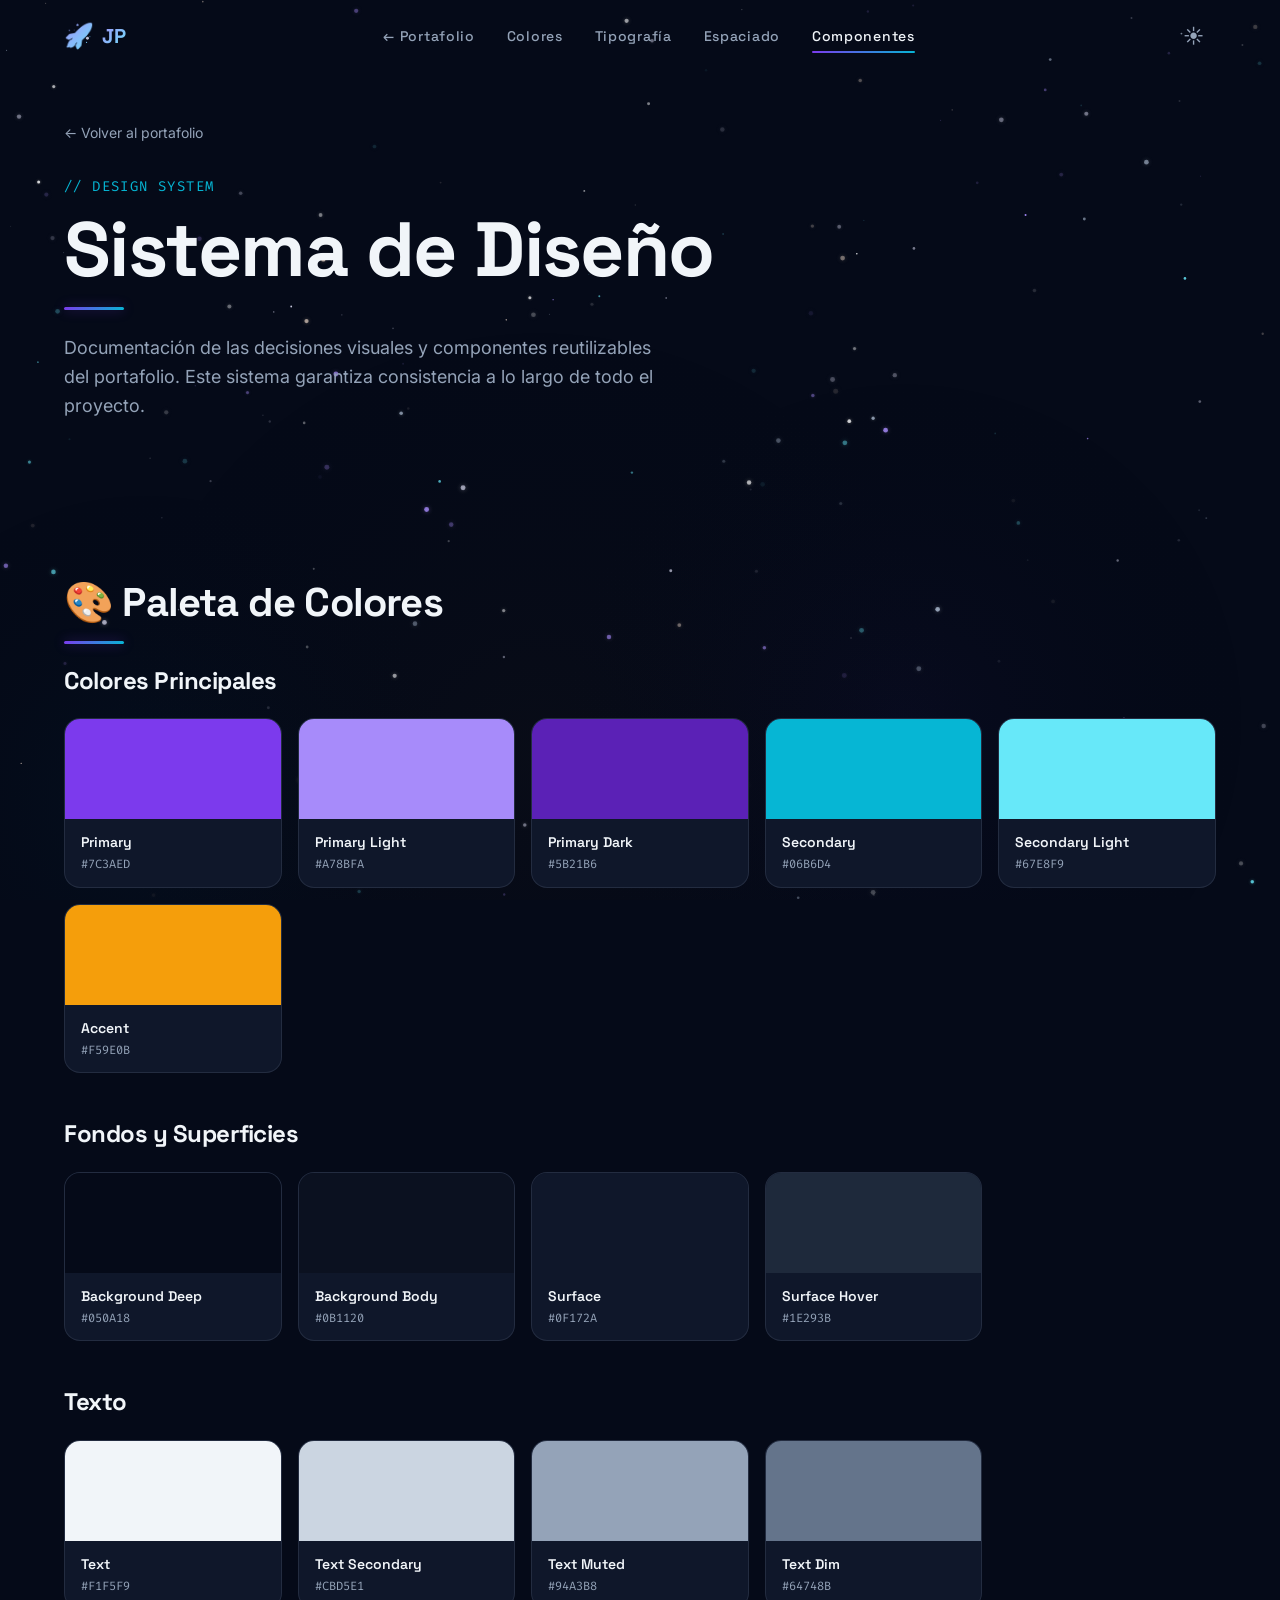
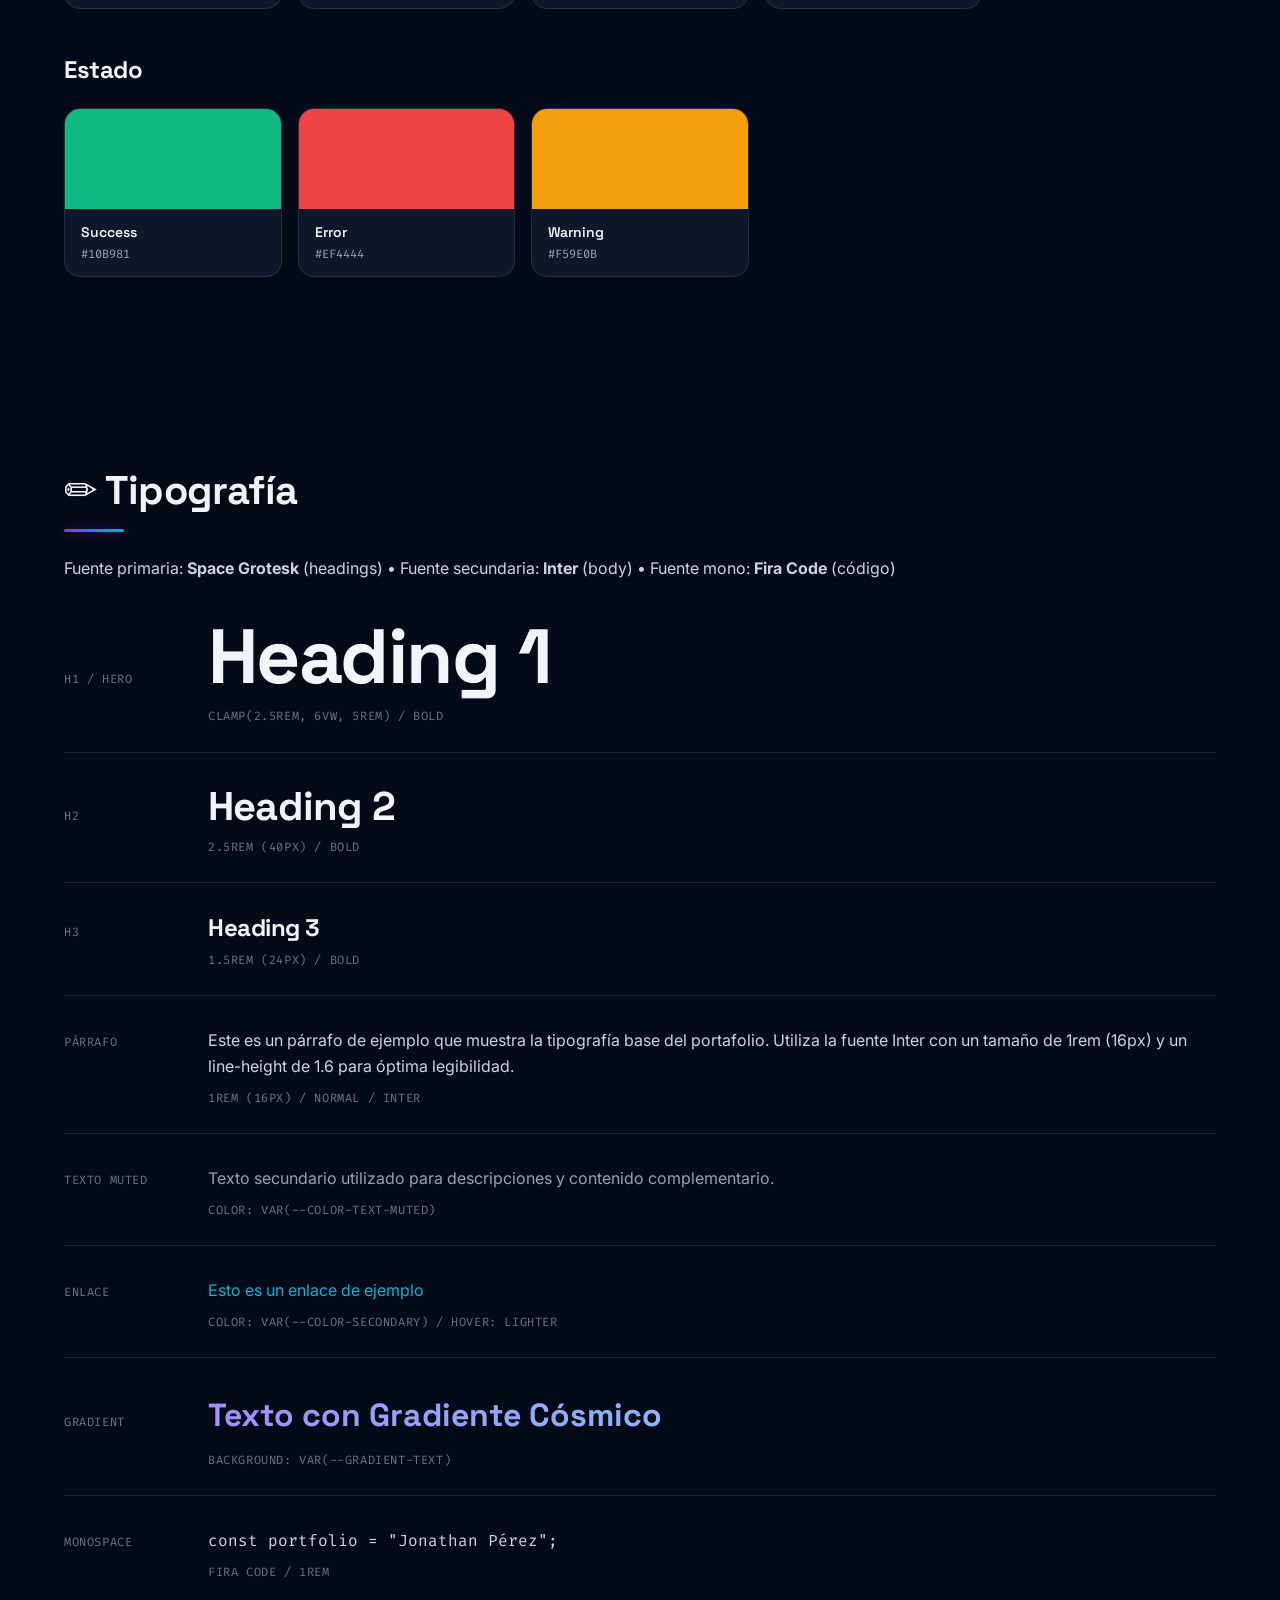
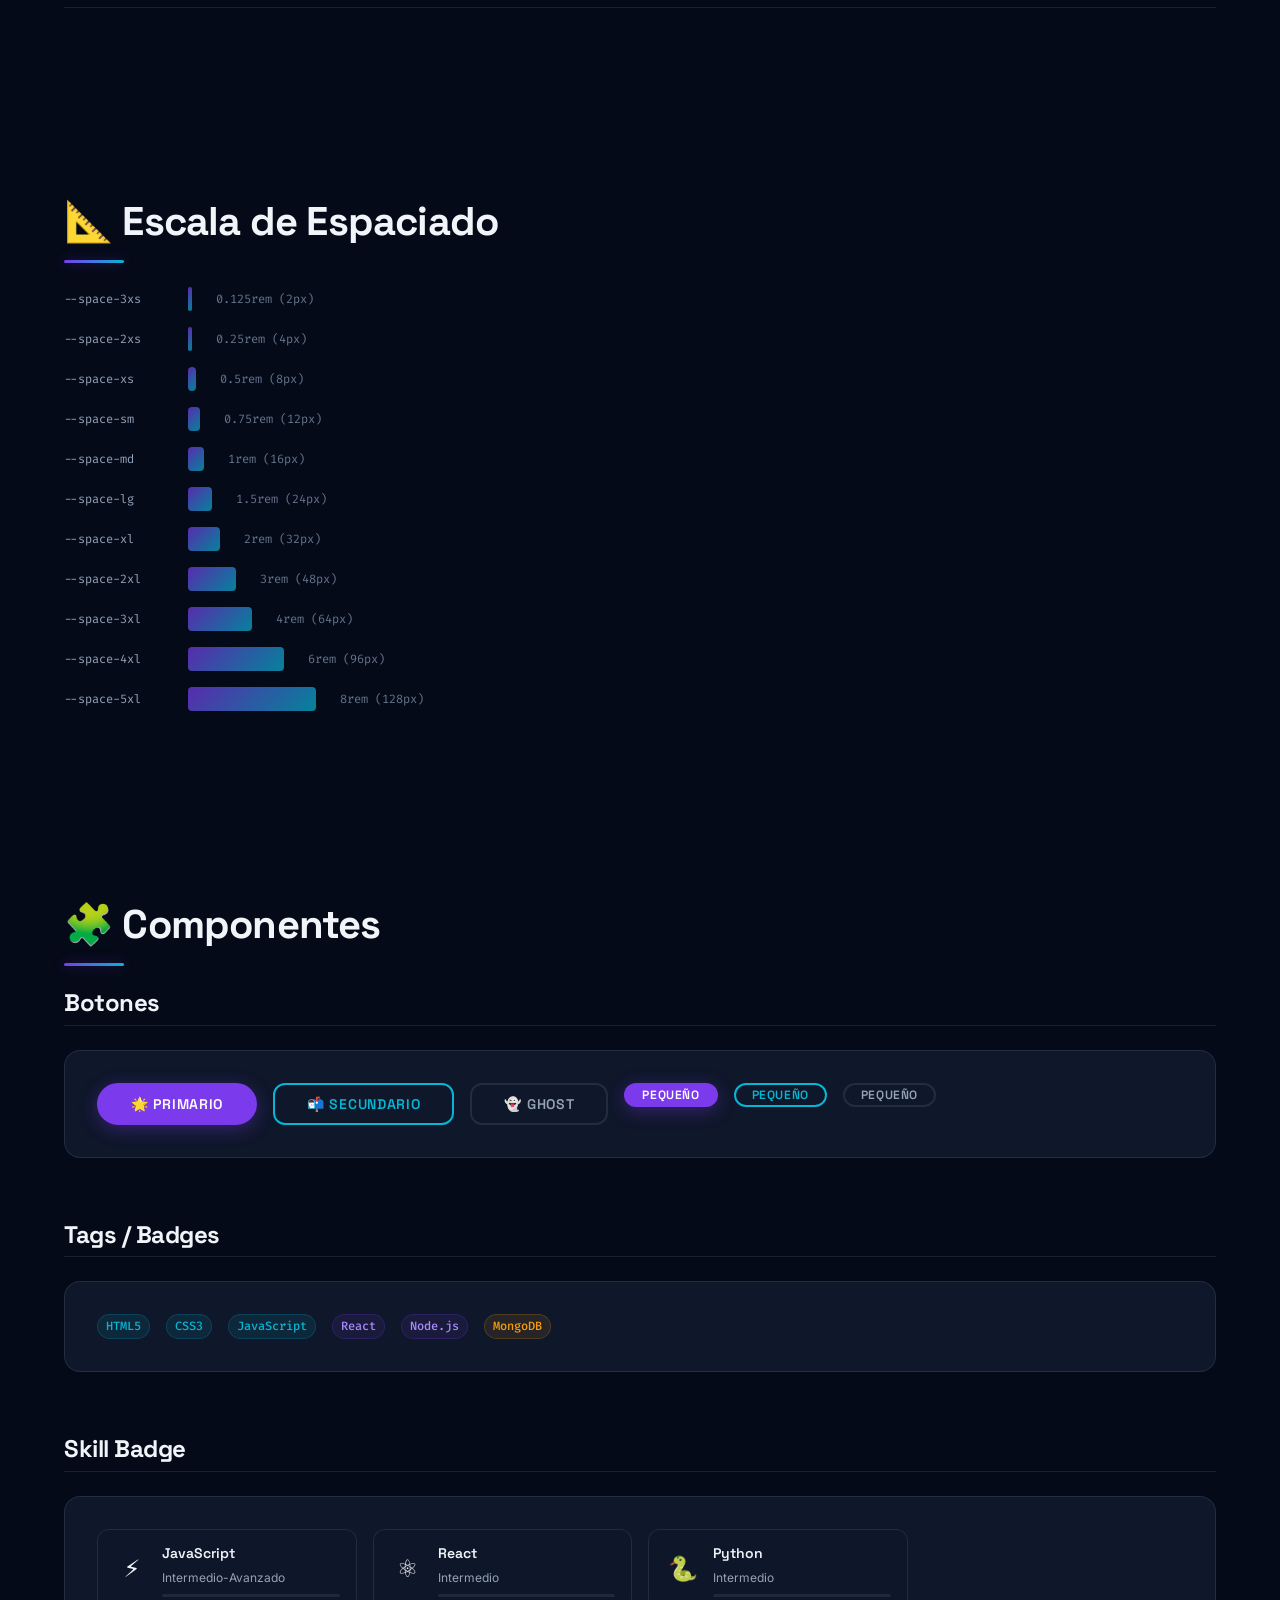
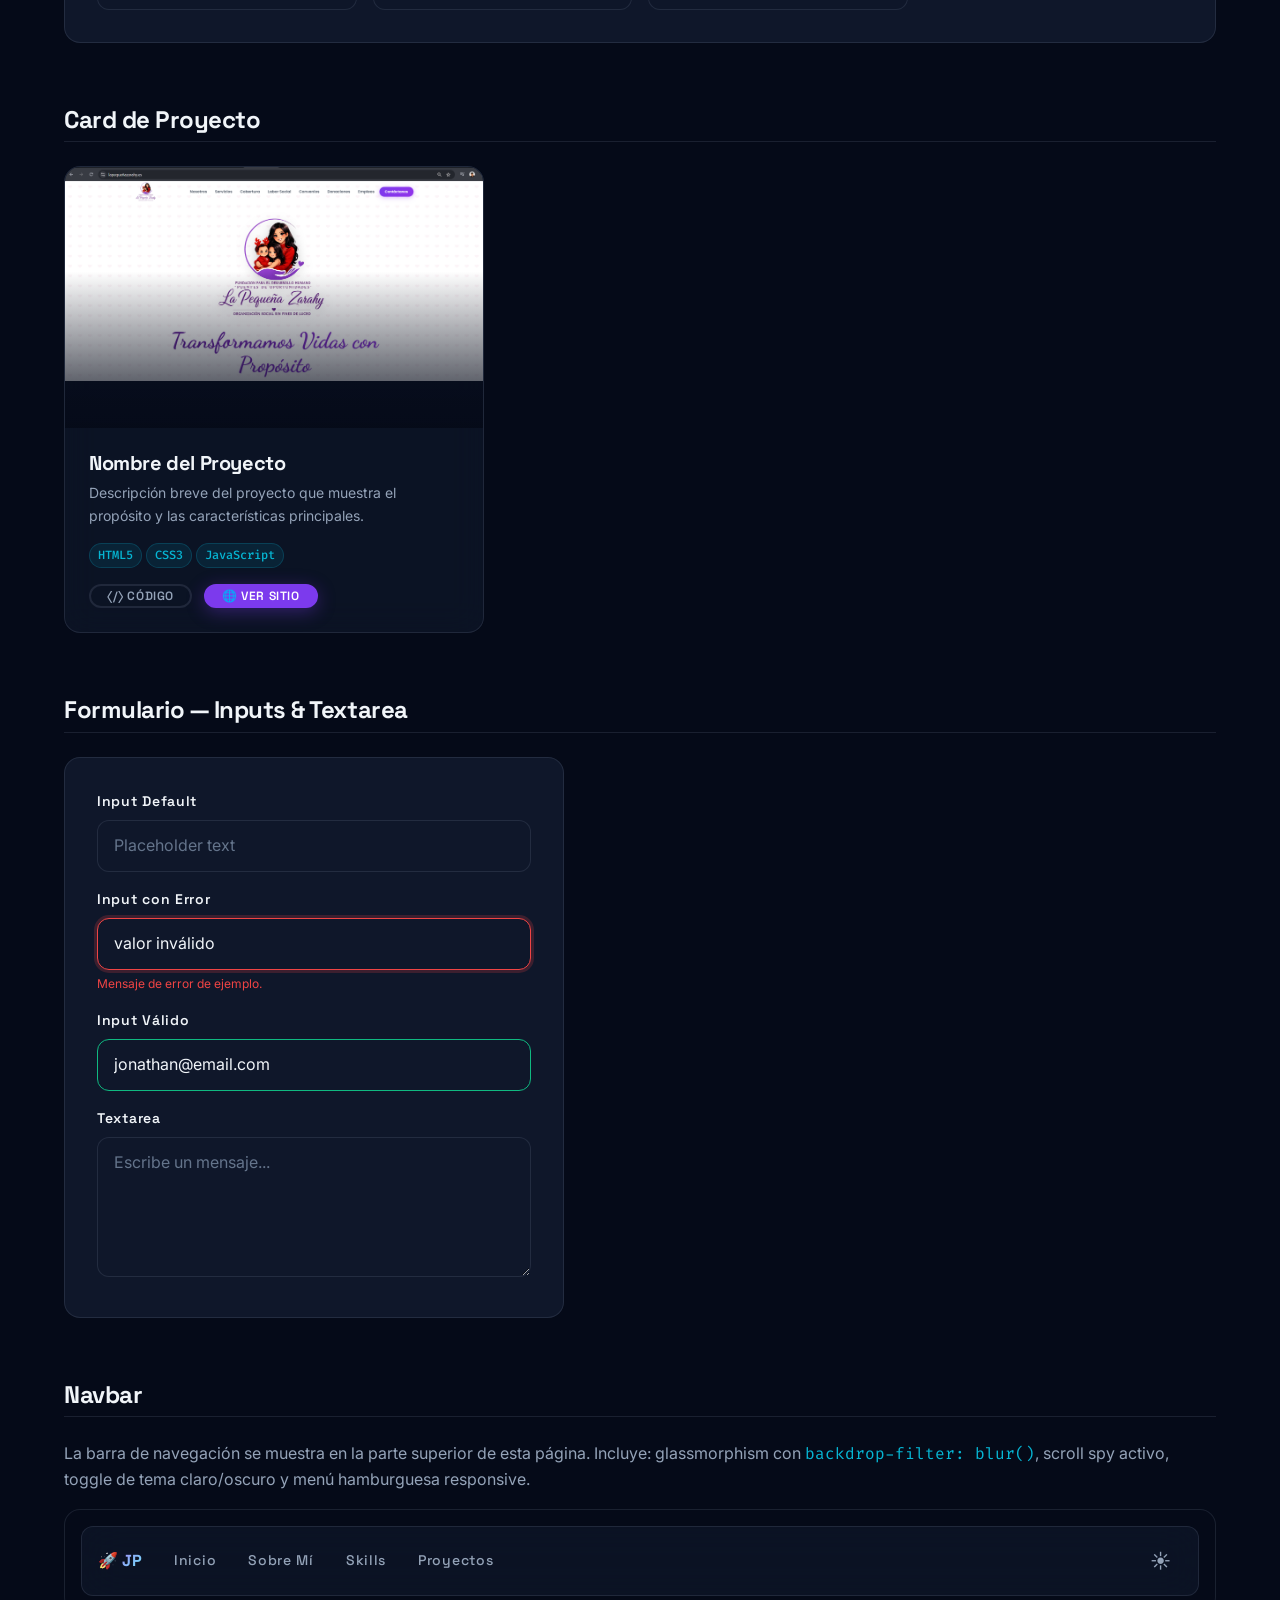
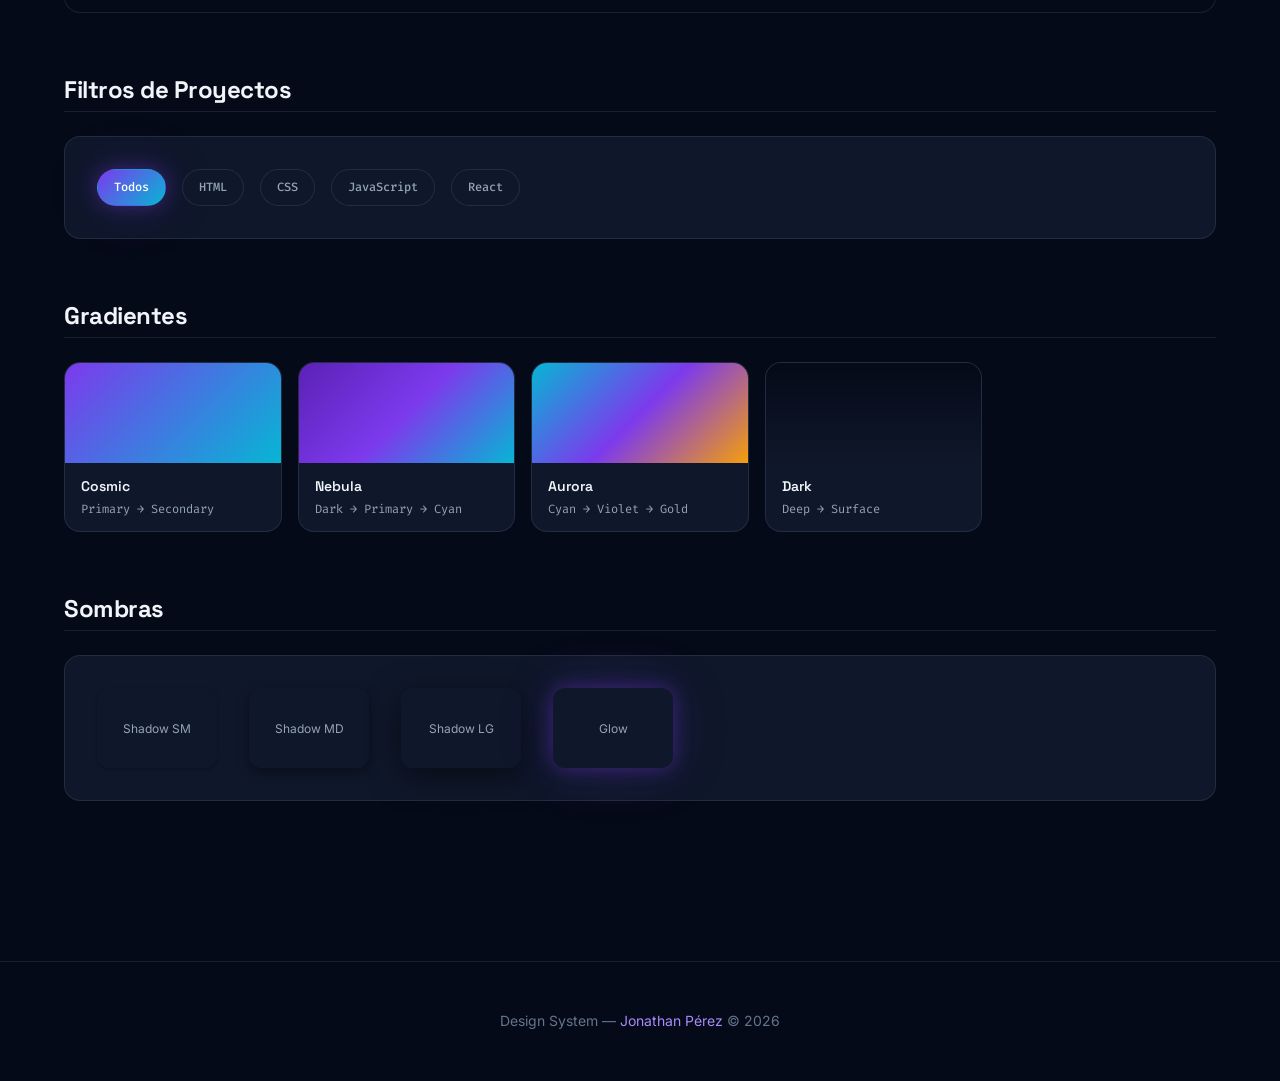
<file: design-system.html>
<!DOCTYPE html>
<html lang="es" data-theme="dark">
<head>
  <meta charset="UTF-8">
  <meta name="viewport" content="width=device-width, initial-scale=1.0">
  <meta name="description" content="Design System del portafolio de Jonathan Pérez — Colores, tipografía, espaciado y componentes reutilizables.">
  <meta name="author" content="Jonathan Abraham Pérez Chiquito">

  <title>Design System | Jonathan Pérez</title>

  <!-- Google Fonts -->
  <link rel="preconnect" href="https://fonts.googleapis.com">
  <link rel="preconnect" href="https://fonts.gstatic.com" crossorigin>
  <link href="https://fonts.googleapis.com/css2?family=Inter:wght@400;500;600;700&family=Space+Grotesk:wght@400;500;600;700&family=Fira+Code:wght@400;500&display=swap" rel="stylesheet">

  <!-- CSS -->
  <link rel="stylesheet" href="css/variables.css">
  <link rel="stylesheet" href="css/base.css">
  <link rel="stylesheet" href="css/layout.css">
  <link rel="stylesheet" href="css/components.css">
  <link rel="stylesheet" href="css/sections.css">
  <link rel="stylesheet" href="css/animations.css">
  <link rel="stylesheet" href="css/responsive.css">
  <link rel="stylesheet" href="css/design-system.css">
</head>
<body>

  <!-- Starfield Canvas -->
  <canvas id="stars-canvas" aria-hidden="true" style="position:fixed;inset:0;z-index:-1;width:100%;height:100%;pointer-events:none;"></canvas>

  <!-- ═══════════════════════════════════════════
       NAVBAR
       ═══════════════════════════════════════════ -->
  <header class="navbar scrolled" id="navbar">
    <div class="navbar__container">
      <a href="index.html" class="navbar__logo" aria-label="Volver al portafolio">
        <span class="navbar__logo-icon">🚀</span>
        <span>JP</span>
      </a>

      <nav aria-label="Navegación Design System">
        <ul class="navbar__menu" id="nav-menu" role="menubar">
          <li role="none"><a href="index.html" class="navbar__link" role="menuitem">← Portafolio</a></li>
          <li role="none"><a href="#colores" class="navbar__link" role="menuitem">Colores</a></li>
          <li role="none"><a href="#tipografia" class="navbar__link" role="menuitem">Tipografía</a></li>
          <li role="none"><a href="#espaciado" class="navbar__link" role="menuitem">Espaciado</a></li>
          <li role="none"><a href="#componentes" class="navbar__link" role="menuitem">Componentes</a></li>
        </ul>
      </nav>

      <div class="navbar__actions">
        <button class="navbar__theme-toggle" id="theme-toggle" aria-label="Cambiar tema">
          <span class="theme-icon">☀️</span>
        </button>
        <button class="navbar__hamburger" id="hamburger-btn" aria-label="Abrir menú" aria-expanded="false" aria-controls="nav-menu">
          <span class="navbar__hamburger-line"></span>
          <span class="navbar__hamburger-line"></span>
          <span class="navbar__hamburger-line"></span>
        </button>
      </div>
    </div>
    <div class="navbar__overlay" id="nav-overlay" aria-hidden="true"></div>
  </header>

  <!-- ═══════════════════════════════════════════
       MAIN CONTENT
       ═══════════════════════════════════════════ -->
  <main class="ds-page">
    <div class="container">

      <!-- Page Header -->
      <a href="index.html" class="ds-back-link">← Volver al portafolio</a>

      <div class="section__header" style="text-align:left;margin-bottom:var(--space-3xl)">
        <span class="section__subtitle">// Design System</span>
        <h1>Sistema de Diseño</h1>
        <div class="section__divider" style="margin-left:0"></div>
        <p class="section__description" style="margin-left:0">
          Documentación de las decisiones visuales y componentes reutilizables del portafolio.
          Este sistema garantiza consistencia a lo largo de todo el proyecto.
        </p>
      </div>

      <!-- ════════════════════════════════════════
           COLORES
           ════════════════════════════════════════ -->
      <section id="colores" class="section" style="padding-left:0;padding-right:0">
        <h2 class="section__title">🎨 Paleta de Colores</h2>
        <div class="section__divider" style="margin-left:0"></div>

        <h3 style="margin-bottom:var(--space-lg)">Colores Principales</h3>
        <div class="ds-colors" style="margin-bottom:var(--space-2xl)">
          <div class="ds-color-swatch">
            <div class="ds-color-swatch__preview" style="background:#7C3AED"></div>
            <div class="ds-color-swatch__info">
              <p class="ds-color-swatch__name">Primary</p>
              <p class="ds-color-swatch__value">#7C3AED</p>
            </div>
          </div>
          <div class="ds-color-swatch">
            <div class="ds-color-swatch__preview" style="background:#A78BFA"></div>
            <div class="ds-color-swatch__info">
              <p class="ds-color-swatch__name">Primary Light</p>
              <p class="ds-color-swatch__value">#A78BFA</p>
            </div>
          </div>
          <div class="ds-color-swatch">
            <div class="ds-color-swatch__preview" style="background:#5B21B6"></div>
            <div class="ds-color-swatch__info">
              <p class="ds-color-swatch__name">Primary Dark</p>
              <p class="ds-color-swatch__value">#5B21B6</p>
            </div>
          </div>
          <div class="ds-color-swatch">
            <div class="ds-color-swatch__preview" style="background:#06B6D4"></div>
            <div class="ds-color-swatch__info">
              <p class="ds-color-swatch__name">Secondary</p>
              <p class="ds-color-swatch__value">#06B6D4</p>
            </div>
          </div>
          <div class="ds-color-swatch">
            <div class="ds-color-swatch__preview" style="background:#67E8F9"></div>
            <div class="ds-color-swatch__info">
              <p class="ds-color-swatch__name">Secondary Light</p>
              <p class="ds-color-swatch__value">#67E8F9</p>
            </div>
          </div>
          <div class="ds-color-swatch">
            <div class="ds-color-swatch__preview" style="background:#F59E0B"></div>
            <div class="ds-color-swatch__info">
              <p class="ds-color-swatch__name">Accent</p>
              <p class="ds-color-swatch__value">#F59E0B</p>
            </div>
          </div>
        </div>

        <h3 style="margin-bottom:var(--space-lg)">Fondos y Superficies</h3>
        <div class="ds-colors" style="margin-bottom:var(--space-2xl)">
          <div class="ds-color-swatch">
            <div class="ds-color-swatch__preview" style="background:#050A18"></div>
            <div class="ds-color-swatch__info">
              <p class="ds-color-swatch__name">Background Deep</p>
              <p class="ds-color-swatch__value">#050A18</p>
            </div>
          </div>
          <div class="ds-color-swatch">
            <div class="ds-color-swatch__preview" style="background:#0B1120"></div>
            <div class="ds-color-swatch__info">
              <p class="ds-color-swatch__name">Background Body</p>
              <p class="ds-color-swatch__value">#0B1120</p>
            </div>
          </div>
          <div class="ds-color-swatch">
            <div class="ds-color-swatch__preview" style="background:#0F172A"></div>
            <div class="ds-color-swatch__info">
              <p class="ds-color-swatch__name">Surface</p>
              <p class="ds-color-swatch__value">#0F172A</p>
            </div>
          </div>
          <div class="ds-color-swatch">
            <div class="ds-color-swatch__preview" style="background:#1E293B"></div>
            <div class="ds-color-swatch__info">
              <p class="ds-color-swatch__name">Surface Hover</p>
              <p class="ds-color-swatch__value">#1E293B</p>
            </div>
          </div>
        </div>

        <h3 style="margin-bottom:var(--space-lg)">Texto</h3>
        <div class="ds-colors" style="margin-bottom:var(--space-2xl)">
          <div class="ds-color-swatch">
            <div class="ds-color-swatch__preview" style="background:#F1F5F9"></div>
            <div class="ds-color-swatch__info">
              <p class="ds-color-swatch__name">Text</p>
              <p class="ds-color-swatch__value">#F1F5F9</p>
            </div>
          </div>
          <div class="ds-color-swatch">
            <div class="ds-color-swatch__preview" style="background:#CBD5E1"></div>
            <div class="ds-color-swatch__info">
              <p class="ds-color-swatch__name">Text Secondary</p>
              <p class="ds-color-swatch__value">#CBD5E1</p>
            </div>
          </div>
          <div class="ds-color-swatch">
            <div class="ds-color-swatch__preview" style="background:#94A3B8"></div>
            <div class="ds-color-swatch__info">
              <p class="ds-color-swatch__name">Text Muted</p>
              <p class="ds-color-swatch__value">#94A3B8</p>
            </div>
          </div>
          <div class="ds-color-swatch">
            <div class="ds-color-swatch__preview" style="background:#64748B"></div>
            <div class="ds-color-swatch__info">
              <p class="ds-color-swatch__name">Text Dim</p>
              <p class="ds-color-swatch__value">#64748B</p>
            </div>
          </div>
        </div>

        <h3 style="margin-bottom:var(--space-lg)">Estado</h3>
        <div class="ds-colors">
          <div class="ds-color-swatch">
            <div class="ds-color-swatch__preview" style="background:#10B981"></div>
            <div class="ds-color-swatch__info">
              <p class="ds-color-swatch__name">Success</p>
              <p class="ds-color-swatch__value">#10B981</p>
            </div>
          </div>
          <div class="ds-color-swatch">
            <div class="ds-color-swatch__preview" style="background:#EF4444"></div>
            <div class="ds-color-swatch__info">
              <p class="ds-color-swatch__name">Error</p>
              <p class="ds-color-swatch__value">#EF4444</p>
            </div>
          </div>
          <div class="ds-color-swatch">
            <div class="ds-color-swatch__preview" style="background:#F59E0B"></div>
            <div class="ds-color-swatch__info">
              <p class="ds-color-swatch__name">Warning</p>
              <p class="ds-color-swatch__value">#F59E0B</p>
            </div>
          </div>
        </div>
      </section>

      <!-- ════════════════════════════════════════
           TIPOGRAFÍA
           ════════════════════════════════════════ -->
      <section id="tipografia" class="section" style="padding-left:0;padding-right:0">
        <h2 class="section__title">✏️ Tipografía</h2>
        <div class="section__divider" style="margin-left:0"></div>

        <p style="margin-bottom:var(--space-xl)">
          Fuente primaria: <strong>Space Grotesk</strong> (headings) &bull;
          Fuente secundaria: <strong>Inter</strong> (body) &bull;
          Fuente mono: <strong>Fira Code</strong> (código)
        </p>

        <div class="ds-typography">
          <div class="ds-type-row">
            <span class="ds-type-label">H1 / Hero</span>
            <div>
              <h1 style="font-size:var(--fs-hero);margin-bottom:var(--space-2xs)">Heading 1</h1>
              <span class="ds-type-label">clamp(2.5rem, 6vw, 5rem) / Bold</span>
            </div>
          </div>

          <div class="ds-type-row">
            <span class="ds-type-label">H2</span>
            <div>
              <h2 style="margin-bottom:var(--space-2xs)">Heading 2</h2>
              <span class="ds-type-label">2.5rem (40px) / Bold</span>
            </div>
          </div>

          <div class="ds-type-row">
            <span class="ds-type-label">H3</span>
            <div>
              <h3 style="margin-bottom:var(--space-2xs)">Heading 3</h3>
              <span class="ds-type-label">1.5rem (24px) / Bold</span>
            </div>
          </div>

          <div class="ds-type-row">
            <span class="ds-type-label">Párrafo</span>
            <div>
              <p style="margin-bottom:var(--space-2xs)">Este es un párrafo de ejemplo que muestra la tipografía base del portafolio. Utiliza la fuente Inter con un tamaño de 1rem (16px) y un line-height de 1.6 para óptima legibilidad.</p>
              <span class="ds-type-label">1rem (16px) / Normal / Inter</span>
            </div>
          </div>

          <div class="ds-type-row">
            <span class="ds-type-label">Texto Muted</span>
            <div>
              <p class="text-muted" style="margin-bottom:var(--space-2xs)">Texto secundario utilizado para descripciones y contenido complementario.</p>
              <span class="ds-type-label">color: var(--color-text-muted)</span>
            </div>
          </div>

          <div class="ds-type-row">
            <span class="ds-type-label">Enlace</span>
            <div>
              <a href="#" style="margin-bottom:var(--space-2xs);display:inline-block">Esto es un enlace de ejemplo</a><br>
              <span class="ds-type-label">color: var(--color-secondary) / hover: lighter</span>
            </div>
          </div>

          <div class="ds-type-row">
            <span class="ds-type-label">Gradient</span>
            <div>
              <p class="text-gradient" style="font-size:var(--fs-2xl);font-weight:var(--fw-bold);font-family:var(--font-primary);margin-bottom:var(--space-2xs)">Texto con Gradiente Cósmico</p>
              <span class="ds-type-label">background: var(--gradient-text)</span>
            </div>
          </div>

          <div class="ds-type-row">
            <span class="ds-type-label">Monospace</span>
            <div>
              <p style="font-family:var(--font-mono);margin-bottom:var(--space-2xs)">const portfolio = "Jonathan Pérez";</p>
              <span class="ds-type-label">Fira Code / 1rem</span>
            </div>
          </div>
        </div>
      </section>

      <!-- ════════════════════════════════════════
           ESPACIADO
           ════════════════════════════════════════ -->
      <section id="espaciado" class="section" style="padding-left:0;padding-right:0">
        <h2 class="section__title">📐 Escala de Espaciado</h2>
        <div class="section__divider" style="margin-left:0"></div>

        <div class="ds-spacing">
          <div class="ds-spacing-row">
            <span class="ds-spacing-label">--space-3xs</span>
            <div class="ds-spacing-bar" style="width:2px"></div>
            <span class="ds-spacing-value">0.125rem (2px)</span>
          </div>
          <div class="ds-spacing-row">
            <span class="ds-spacing-label">--space-2xs</span>
            <div class="ds-spacing-bar" style="width:4px"></div>
            <span class="ds-spacing-value">0.25rem (4px)</span>
          </div>
          <div class="ds-spacing-row">
            <span class="ds-spacing-label">--space-xs</span>
            <div class="ds-spacing-bar" style="width:8px"></div>
            <span class="ds-spacing-value">0.5rem (8px)</span>
          </div>
          <div class="ds-spacing-row">
            <span class="ds-spacing-label">--space-sm</span>
            <div class="ds-spacing-bar" style="width:12px"></div>
            <span class="ds-spacing-value">0.75rem (12px)</span>
          </div>
          <div class="ds-spacing-row">
            <span class="ds-spacing-label">--space-md</span>
            <div class="ds-spacing-bar" style="width:16px"></div>
            <span class="ds-spacing-value">1rem (16px)</span>
          </div>
          <div class="ds-spacing-row">
            <span class="ds-spacing-label">--space-lg</span>
            <div class="ds-spacing-bar" style="width:24px"></div>
            <span class="ds-spacing-value">1.5rem (24px)</span>
          </div>
          <div class="ds-spacing-row">
            <span class="ds-spacing-label">--space-xl</span>
            <div class="ds-spacing-bar" style="width:32px"></div>
            <span class="ds-spacing-value">2rem (32px)</span>
          </div>
          <div class="ds-spacing-row">
            <span class="ds-spacing-label">--space-2xl</span>
            <div class="ds-spacing-bar" style="width:48px"></div>
            <span class="ds-spacing-value">3rem (48px)</span>
          </div>
          <div class="ds-spacing-row">
            <span class="ds-spacing-label">--space-3xl</span>
            <div class="ds-spacing-bar" style="width:64px"></div>
            <span class="ds-spacing-value">4rem (64px)</span>
          </div>
          <div class="ds-spacing-row">
            <span class="ds-spacing-label">--space-4xl</span>
            <div class="ds-spacing-bar" style="width:96px"></div>
            <span class="ds-spacing-value">6rem (96px)</span>
          </div>
          <div class="ds-spacing-row">
            <span class="ds-spacing-label">--space-5xl</span>
            <div class="ds-spacing-bar" style="width:128px"></div>
            <span class="ds-spacing-value">8rem (128px)</span>
          </div>
        </div>
      </section>

      <!-- ════════════════════════════════════════
           COMPONENTES
           ════════════════════════════════════════ -->
      <section id="componentes" class="section" style="padding-left:0;padding-right:0">
        <h2 class="section__title">🧩 Componentes</h2>
        <div class="section__divider" style="margin-left:0"></div>

        <!-- Botones -->
        <div class="ds-component-group">
          <h3 class="ds-component-group__title">Botones</h3>
          <div class="ds-component-showcase">
            <button class="btn btn--primary">🌟 Primario</button>
            <button class="btn btn--secondary">📬 Secundario</button>
            <button class="btn btn--ghost">👻 Ghost</button>
            <button class="btn btn--primary btn--sm">Pequeño</button>
            <button class="btn btn--secondary btn--sm">Pequeño</button>
            <button class="btn btn--ghost btn--sm">Pequeño</button>
          </div>
        </div>

        <!-- Tags -->
        <div class="ds-component-group">
          <h3 class="ds-component-group__title">Tags / Badges</h3>
          <div class="ds-component-showcase">
            <span class="tag">HTML5</span>
            <span class="tag">CSS3</span>
            <span class="tag">JavaScript</span>
            <span class="tag tag--primary">React</span>
            <span class="tag tag--primary">Node.js</span>
            <span class="tag tag--accent">MongoDB</span>
          </div>
        </div>

        <!-- Skill Badges -->
        <div class="ds-component-group">
          <h3 class="ds-component-group__title">Skill Badge</h3>
          <div class="ds-component-showcase--grid">
            <div class="skill-badge">
              <div class="skill-badge__icon" aria-hidden="true">⚡</div>
              <div class="skill-badge__info">
                <p class="skill-badge__name">JavaScript</p>
                <span class="skill-badge__level">Intermedio-Avanzado</span>
                <div class="skill-badge__bar"><div class="skill-badge__bar-fill" style="width:75%"></div></div>
              </div>
            </div>
            <div class="skill-badge">
              <div class="skill-badge__icon" aria-hidden="true">⚛️</div>
              <div class="skill-badge__info">
                <p class="skill-badge__name">React</p>
                <span class="skill-badge__level">Intermedio</span>
                <div class="skill-badge__bar"><div class="skill-badge__bar-fill" style="width:60%"></div></div>
              </div>
            </div>
            <div class="skill-badge">
              <div class="skill-badge__icon" aria-hidden="true">🐍</div>
              <div class="skill-badge__info">
                <p class="skill-badge__name">Python</p>
                <span class="skill-badge__level">Intermedio</span>
                <div class="skill-badge__bar"><div class="skill-badge__bar-fill" style="width:60%"></div></div>
              </div>
            </div>
          </div>
        </div>

        <!-- Card de Proyecto -->
        <div class="ds-component-group">
          <h3 class="ds-component-group__title">Card de Proyecto</h3>
          <div style="max-width:420px">
            <article class="card card-project">
              <div class="card-project__image-wrapper">
                <figure>
                  <img
                    src="assets/images/project-zarahy.png"
                    alt="Ejemplo de card de proyecto"
                    class="card-project__image"
                    loading="lazy"
                    width="600"
                    height="375"
                  >
                  <div class="card-project__overlay" aria-hidden="true"></div>
                </figure>
              </div>
              <div class="card-project__body">
                <h4 class="card-project__title">Nombre del Proyecto</h4>
                <p class="card-project__description">Descripción breve del proyecto que muestra el propósito y las características principales.</p>
                <div class="card-project__tags">
                  <span class="tag">HTML5</span>
                  <span class="tag">CSS3</span>
                  <span class="tag">JavaScript</span>
                </div>
                <div class="card-project__actions">
                  <button class="btn btn--ghost btn--sm">⟨/⟩ Código</button>
                  <button class="btn btn--primary btn--sm">🌐 Ver Sitio</button>
                </div>
              </div>
            </article>
          </div>
        </div>

        <!-- Inputs & Textarea -->
        <div class="ds-component-group">
          <h3 class="ds-component-group__title">Formulario — Inputs & Textarea</h3>
          <div class="ds-component-showcase--column" style="max-width:500px;display:flex;flex-direction:column;gap:var(--space-md);padding:var(--space-xl);background:var(--color-bg-surface);border:1px solid var(--color-border);border-radius:var(--radius-lg)">
            <div class="form-group" style="margin-bottom:0">
              <label for="ds-input-default" class="form-label">Input Default</label>
              <input type="text" id="ds-input-default" class="form-input" placeholder="Placeholder text">
            </div>
            <div class="form-group form-group--error" style="margin-bottom:0">
              <label for="ds-input-error" class="form-label">Input con Error</label>
              <input type="text" id="ds-input-error" class="form-input" value="valor inválido">
              <p class="form-error" style="display:block">Mensaje de error de ejemplo.</p>
            </div>
            <div class="form-group form-group--success" style="margin-bottom:0">
              <label for="ds-input-success" class="form-label">Input Válido</label>
              <input type="text" id="ds-input-success" class="form-input" value="jonathan@email.com">
            </div>
            <div class="form-group" style="margin-bottom:0">
              <label for="ds-textarea" class="form-label">Textarea</label>
              <textarea id="ds-textarea" class="form-textarea" placeholder="Escribe un mensaje..." rows="3"></textarea>
            </div>
          </div>
        </div>

        <!-- Navbar -->
        <div class="ds-component-group">
          <h3 class="ds-component-group__title">Navbar</h3>
          <p class="text-muted" style="margin-bottom:var(--space-md)">
            La barra de navegación se muestra en la parte superior de esta página. Incluye:
            glassmorphism con <code style="font-family:var(--font-mono);color:var(--color-secondary)">backdrop-filter: blur()</code>,
            scroll spy activo, toggle de tema claro/oscuro y menú hamburguesa responsive.
          </p>
          <div class="ds-component-showcase" style="background:var(--color-bg-deep);padding:var(--space-md);overflow-x:auto;">
            <div style="display:flex;align-items:center;gap:var(--space-xl);width:100%;min-width:max-content;padding:var(--space-sm) var(--space-md);background:var(--color-bg-glass);backdrop-filter:blur(20px);border:1px solid var(--color-border);border-radius:var(--radius-md)">
              <span style="font-weight:var(--fw-bold);font-family:var(--font-primary)">🚀 <span class="text-gradient">JP</span></span>
              <span class="navbar__link active">Inicio</span>
              <span class="navbar__link">Sobre Mí</span>
              <span class="navbar__link">Skills</span>
              <span class="navbar__link">Proyectos</span>
              <span style="margin-left:auto" class="navbar__theme-toggle">☀️</span>
            </div>
          </div>
        </div>

        <!-- Filter Buttons -->
        <div class="ds-component-group">
          <h3 class="ds-component-group__title">Filtros de Proyectos</h3>
          <div class="ds-component-showcase">
            <button class="filter-btn active">Todos</button>
            <button class="filter-btn">HTML</button>
            <button class="filter-btn">CSS</button>
            <button class="filter-btn">JavaScript</button>
            <button class="filter-btn">React</button>
          </div>
        </div>

        <!-- Gradients -->
        <div class="ds-component-group">
          <h3 class="ds-component-group__title">Gradientes</h3>
          <div class="ds-colors">
            <div class="ds-color-swatch">
              <div class="ds-color-swatch__preview" style="background:var(--gradient-cosmic)"></div>
              <div class="ds-color-swatch__info">
                <p class="ds-color-swatch__name">Cosmic</p>
                <p class="ds-color-swatch__value">Primary → Secondary</p>
              </div>
            </div>
            <div class="ds-color-swatch">
              <div class="ds-color-swatch__preview" style="background:var(--gradient-nebula)"></div>
              <div class="ds-color-swatch__info">
                <p class="ds-color-swatch__name">Nebula</p>
                <p class="ds-color-swatch__value">Dark → Primary → Cyan</p>
              </div>
            </div>
            <div class="ds-color-swatch">
              <div class="ds-color-swatch__preview" style="background:var(--gradient-aurora)"></div>
              <div class="ds-color-swatch__info">
                <p class="ds-color-swatch__name">Aurora</p>
                <p class="ds-color-swatch__value">Cyan → Violet → Gold</p>
              </div>
            </div>
            <div class="ds-color-swatch">
              <div class="ds-color-swatch__preview" style="background:var(--gradient-dark)"></div>
              <div class="ds-color-swatch__info">
                <p class="ds-color-swatch__name">Dark</p>
                <p class="ds-color-swatch__value">Deep → Surface</p>
              </div>
            </div>
          </div>
        </div>

        <!-- Shadows -->
        <div class="ds-component-group">
          <h3 class="ds-component-group__title">Sombras</h3>
          <div class="ds-component-showcase" style="gap:var(--space-xl)">
            <div style="width:120px;height:80px;background:var(--color-bg-surface);border-radius:var(--radius-md);display:flex;align-items:center;justify-content:center;box-shadow:var(--shadow-sm)">
              <span style="font-size:var(--fs-xs);color:var(--color-text-muted)">Shadow SM</span>
            </div>
            <div style="width:120px;height:80px;background:var(--color-bg-surface);border-radius:var(--radius-md);display:flex;align-items:center;justify-content:center;box-shadow:var(--shadow-md)">
              <span style="font-size:var(--fs-xs);color:var(--color-text-muted)">Shadow MD</span>
            </div>
            <div style="width:120px;height:80px;background:var(--color-bg-surface);border-radius:var(--radius-md);display:flex;align-items:center;justify-content:center;box-shadow:var(--shadow-lg)">
              <span style="font-size:var(--fs-xs);color:var(--color-text-muted)">Shadow LG</span>
            </div>
            <div style="width:120px;height:80px;background:var(--color-bg-surface);border-radius:var(--radius-md);display:flex;align-items:center;justify-content:center;box-shadow:var(--shadow-glow-primary)">
              <span style="font-size:var(--fs-xs);color:var(--color-text-muted)">Glow</span>
            </div>
          </div>
        </div>

      </section>

    </div>
  </main>

  <!-- ═══════════════════════════════════════════
       FOOTER
       ═══════════════════════════════════════════ -->
  <footer class="footer">
    <div class="container footer__content">
      <p class="footer__text">
        Design System — <a href="index.html">Jonathan Pérez</a> &copy; 2026
      </p>
    </div>
  </footer>

  <!-- Scroll to Top -->
  <button class="scroll-top" id="scroll-top-btn" aria-label="Volver al inicio">↑</button>

  <!-- Scripts -->
  <script src="js/stars.js"></script>
  <script src="js/theme.js"></script>
  <script src="js/navigation.js"></script>
  <script src="js/animations.js"></script>
  <script>
    document.addEventListener('DOMContentLoaded', () => {
      new StarField('stars-canvas');
      new ThemeManager();
      new Navigation();
      new ScrollAnimations();
    });
  </script>

</body>
</html>
</file>
<file: css/variables.css>
/* ============================================
   DESIGN TOKENS — CSS Custom Properties
   Portfolio: Jonathan Abraham Pérez Chiquito
   Theme: Cosmic Universe / Galaxy
   ============================================ */

:root {
  /* ── Primary Colors ── */
  --color-primary: #7C3AED;
  --color-primary-light: #A78BFA;
  --color-primary-dark: #5B21B6;
  --color-primary-glow: rgba(124, 58, 237, 0.4);

  /* ── Secondary Colors ── */
  --color-secondary: #06B6D4;
  --color-secondary-light: #67E8F9;
  --color-secondary-dark: #0891B2;
  --color-secondary-glow: rgba(6, 182, 212, 0.4);

  /* ── Accent Colors ── */
  --color-accent: #F59E0B;
  --color-accent-light: #FCD34D;
  --color-accent-dark: #D97706;

  /* ── Status Colors ── */
  --color-success: #10B981;
  --color-error: #EF4444;
  --color-warning: #F59E0B;

  /* ── Background Colors ── */
  --color-bg-deep: #050A18;
  --color-bg-body: #0B1120;
  --color-bg-surface: #0F172A;
  --color-bg-surface-hover: #1E293B;
  --color-bg-glass: rgba(15, 23, 42, 0.7);
  --color-bg-glass-light: rgba(15, 23, 42, 0.4);

  /* ── Text Colors ── */
  --color-text: #F1F5F9;
  --color-text-secondary: #CBD5E1;
  --color-text-muted: #94A3B8;
  --color-text-dim: #64748B;

  /* ── Border Colors ── */
  --color-border: rgba(148, 163, 184, 0.15);
  --color-border-hover: rgba(124, 58, 237, 0.4);
  --color-border-glow: rgba(6, 182, 212, 0.3);

  /* ── Gradient Definitions ── */
  --gradient-cosmic: linear-gradient(135deg, #7C3AED 0%, #06B6D4 100%);
  --gradient-nebula: linear-gradient(135deg, #5B21B6 0%, #7C3AED 50%, #06B6D4 100%);
  --gradient-aurora: linear-gradient(135deg, #06B6D4 0%, #7C3AED 50%, #F59E0B 100%);
  --gradient-dark: linear-gradient(180deg, #050A18 0%, #0F172A 100%);
  --gradient-card: linear-gradient(145deg, rgba(124, 58, 237, 0.08) 0%, rgba(6, 182, 212, 0.08) 100%);
  --gradient-text: linear-gradient(135deg, #A78BFA 0%, #67E8F9 100%);

  /* ── Typography ── */
  --font-primary: 'Space Grotesk', 'Inter', system-ui, -apple-system, sans-serif;
  --font-secondary: 'Inter', system-ui, -apple-system, sans-serif;
  --font-mono: 'Fira Code', 'Cascadia Code', 'Consolas', monospace;

  --fs-xs: 0.75rem;      /* 12px */
  --fs-sm: 0.875rem;      /* 14px */
  --fs-base: 1rem;        /* 16px */
  --fs-md: 1.125rem;      /* 18px */
  --fs-lg: 1.25rem;       /* 20px */
  --fs-xl: 1.5rem;        /* 24px */
  --fs-2xl: 2rem;         /* 32px */
  --fs-3xl: 2.5rem;       /* 40px */
  --fs-4xl: 3rem;         /* 48px */
  --fs-5xl: 3.75rem;      /* 60px */
  --fs-hero: clamp(2.5rem, 6vw, 5rem);

  --fw-normal: 400;
  --fw-medium: 500;
  --fw-semibold: 600;
  --fw-bold: 700;

  --lh-tight: 1.1;
  --lh-snug: 1.3;
  --lh-normal: 1.6;
  --lh-relaxed: 1.8;

  --ls-tight: -0.02em;
  --ls-normal: 0;
  --ls-wide: 0.05em;
  --ls-wider: 0.1em;

  /* ── Spacing Scale ── */
  --space-3xs: 0.125rem;  /* 2px  */
  --space-2xs: 0.25rem;   /* 4px  */
  --space-xs: 0.5rem;     /* 8px  */
  --space-sm: 0.75rem;    /* 12px */
  --space-md: 1rem;       /* 16px */
  --space-lg: 1.5rem;     /* 24px */
  --space-xl: 2rem;       /* 32px */
  --space-2xl: 3rem;      /* 48px */
  --space-3xl: 4rem;      /* 64px */
  --space-4xl: 6rem;      /* 96px */
  --space-5xl: 8rem;      /* 128px */

  /* ── Border Radius ── */
  --radius-xs: 0.25rem;   /* 4px  */
  --radius-sm: 0.5rem;    /* 8px  */
  --radius-md: 0.75rem;   /* 12px */
  --radius-lg: 1rem;      /* 16px */
  --radius-xl: 1.5rem;    /* 24px */
  --radius-full: 9999px;

  /* ── Shadows ── */
  --shadow-sm: 0 1px 3px rgba(0, 0, 0, 0.3);
  --shadow-md: 0 4px 12px rgba(0, 0, 0, 0.4);
  --shadow-lg: 0 8px 32px rgba(0, 0, 0, 0.5);
  --shadow-xl: 0 16px 48px rgba(0, 0, 0, 0.6);
  --shadow-card: 0 4px 24px rgba(0, 0, 0, 0.3), 0 0 0 1px var(--color-border);
  --shadow-card-hover: 0 8px 40px rgba(124, 58, 237, 0.2), 0 0 0 1px var(--color-border-hover);
  --shadow-glow-primary: 0 0 20px var(--color-primary-glow), 0 0 60px rgba(124, 58, 237, 0.15);
  --shadow-glow-secondary: 0 0 20px var(--color-secondary-glow), 0 0 60px rgba(6, 182, 212, 0.15);

  /* ── Transitions ── */
  --transition-fast: 150ms ease;
  --transition-base: 250ms ease;
  --transition-slow: 400ms ease;
  --transition-spring: 500ms cubic-bezier(0.34, 1.56, 0.64, 1);

  /* ── Z-index Scale ── */
  --z-behind: -1;
  --z-base: 0;
  --z-above: 10;
  --z-nav: 100;
  --z-modal-backdrop: 200;
  --z-modal: 300;
  --z-tooltip: 400;
  --z-stars: -1;

  /* ── Layout ── */
  --container-max: 1200px;
  --container-narrow: 800px;
  --nav-height: 4.5rem;
  --section-padding: var(--space-4xl) var(--space-lg);
}

/* ── Light Theme Override ── */
[data-theme="light"] {
  --color-bg-deep: #F0F4FF;
  --color-bg-body: #E8EEFF;
  --color-bg-surface: #FFFFFF;
  --color-bg-surface-hover: #F1F5FF;
  --color-bg-glass: rgba(255, 255, 255, 0.92);
  --color-bg-glass-light: rgba(248, 250, 255, 0.85);
  --color-bg-alt: #F3F6FF;

  --color-text: #0F172A;
  --color-text-secondary: #1E293B;
  --color-text-muted: #475569;
  --color-text-dim: #64748B;

  --color-border: rgba(99, 102, 241, 0.15);
  --color-border-hover: rgba(124, 58, 237, 0.45);
  --color-border-glow: rgba(6, 182, 212, 0.3);

  --gradient-dark: linear-gradient(180deg, #E8EEFF 0%, #EEF2FF 100%);
  --gradient-card: linear-gradient(145deg, rgba(124, 58, 237, 0.06) 0%, rgba(6, 182, 212, 0.06) 100%);
  --gradient-text: linear-gradient(135deg, #6D28D9 0%, #0891B2 100%);

  --shadow-sm: 0 1px 3px rgba(99, 102, 241, 0.08);
  --shadow-md: 0 4px 12px rgba(99, 102, 241, 0.12);
  --shadow-lg: 0 8px 32px rgba(99, 102, 241, 0.15);
  --shadow-xl: 0 16px 48px rgba(99, 102, 241, 0.18);
  --shadow-card: 0 4px 24px rgba(99, 102, 241, 0.1), 0 0 0 1px var(--color-border);
  --shadow-card-hover: 0 8px 40px rgba(124, 58, 237, 0.18), 0 0 0 1px var(--color-border-hover);
  --shadow-glow-primary: 0 0 20px rgba(124, 58, 237, 0.25), 0 0 40px rgba(124, 58, 237, 0.1);
  --shadow-glow-secondary: 0 0 20px rgba(6, 182, 212, 0.2);
}

/* Light mode section backgrounds */
[data-theme="light"] .about,
[data-theme="light"] .contact {
  background: linear-gradient(180deg, #E8EEFF 0%, #EEF2FF 100%);
}

[data-theme="light"] .hero {
  background: linear-gradient(160deg, #EEF2FF 0%, #F0F4FF 60%, #E8F5FF 100%);
}

/* Light mode card visibility */
[data-theme="light"] .card {
  background: rgba(255, 255, 255, 0.95);
  border-color: rgba(99, 102, 241, 0.15);
  box-shadow: 0 4px 24px rgba(99, 102, 241, 0.09), 0 0 0 1px rgba(99, 102, 241, 0.1);
}

[data-theme="light"] .card:hover {
  box-shadow: 0 8px 40px rgba(124, 58, 237, 0.15), 0 0 0 1px rgba(124, 58, 237, 0.3);
}

/* Light mode navbar */
[data-theme="light"] .navbar {
  background: rgba(255, 255, 255, 0.92);
  border-bottom: 1px solid rgba(99, 102, 241, 0.12);
}

/* Light mode skills buttons */
[data-theme="light"] .skills__category-btn {
  background: #FFFFFF;
  border-color: rgba(99, 102, 241, 0.2);
  color: #475569;
}

[data-theme="light"] .skills__category-btn:hover {
  color: var(--color-primary);
  border-color: var(--color-primary);
  background: rgba(124, 58, 237, 0.05);
}

[data-theme="light"] .skills__category-btn.active {
  background: var(--color-primary);
  color: #FFFFFF;
  border-color: var(--color-primary);
  box-shadow: 0 4px 14px rgba(124, 58, 237, 0.25);
}

/* Light mode skill badge */
[data-theme="light"] .skill-badge {
  background: rgba(255, 255, 255, 0.9);
  border-color: rgba(99, 102, 241, 0.18);
}

/* Light mode filter buttons */
[data-theme="light"] .filter-btn {
  background: #FFFFFF;
  border-color: rgba(99, 102, 241, 0.2);
  color: #475569;
}

[data-theme="light"] .filter-btn.active {
  background: var(--color-primary);
  color: #FFFFFF;
  border-color: var(--color-primary);
}

/* Light mode tags */
[data-theme="light"] .tag {
  color: #0891B2;
  background: rgba(6, 182, 212, 0.08);
  border-color: rgba(6, 182, 212, 0.25);
}

[data-theme="light"] .tag--primary {
  color: #6D28D9;
  background: rgba(124, 58, 237, 0.08);
  border-color: rgba(124, 58, 237, 0.25);
}

[data-theme="light"] .tag--accent {
  color: #B45309;
  background: rgba(245, 158, 11, 0.08);
  border-color: rgba(245, 158, 11, 0.3);
}

/* Light mode contact methods */
[data-theme="light"] .contact__method {
  background: rgba(255, 255, 255, 0.95);
  border-color: rgba(99, 102, 241, 0.15);
}

[data-theme="light"] .contact__method:hover {
  border-color: var(--color-primary);
  background: rgba(124, 58, 237, 0.04);
}

[data-theme="light"] .contact__social-link {
  background: #FFFFFF;
  border-color: rgba(99, 102, 241, 0.2);
}

/* Light mode form inputs */
[data-theme="light"] .form-input,
[data-theme="light"] .form-textarea {
  background: #FFFFFF;
  border-color: rgba(99, 102, 241, 0.2);
  color: #0F172A;
}

[data-theme="light"] .form-input:focus,
[data-theme="light"] .form-textarea:focus {
  border-color: var(--color-primary);
  box-shadow: 0 0 0 3px rgba(124, 58, 237, 0.12);
}

[data-theme="light"] .contact__form-wrapper {
  background: rgba(255, 255, 255, 0.95);
  border-color: rgba(99, 102, 241, 0.15);
}

/* Light mode modal */
[data-theme="light"] .modal {
  background: #FFFFFF;
  border-color: rgba(99, 102, 241, 0.15);
}

[data-theme="light"] .modal__header {
  background: #FFFFFF;
  border-color: rgba(99, 102, 241, 0.12);
}

/* Light mode confidential notice */
[data-theme="light"] .modal__confidential-notice {
  background: rgba(245, 158, 11, 0.06);
  border-color: rgba(245, 158, 11, 0.3);
}

/* Light mode card image overlay */
[data-theme="light"] .card-project__overlay {
  background: linear-gradient(to top, rgba(15, 23, 42, 0.75) 0%, transparent 60%);
}

/* Light mode hero particles (softer) */
[data-theme="light"] .hero__particle--1 {
  background: radial-gradient(circle, rgba(124, 58, 237, 0.18) 0%, transparent 70%);
}
[data-theme="light"] .hero__particle--2 {
  background: radial-gradient(circle, rgba(6, 182, 212, 0.15) 0%, transparent 70%);
}
[data-theme="light"] .hero__particle--3 {
  background: radial-gradient(circle, rgba(245, 158, 11, 0.12) 0%, transparent 70%);
}

/* Light mode footer */
[data-theme="light"] .footer {
  border-color: rgba(99, 102, 241, 0.15);
}

/* Light mode section divider */
[data-theme="light"] .section__divider {
  background: linear-gradient(90deg, var(--color-primary), var(--color-secondary));
}

/* Light mode scroll-top button */
[data-theme="light"] .scroll-top {
  background: var(--color-primary);
  color: #FFFFFF;
}

/* Light mode private badge */
[data-theme="light"] .card-project__badge-private {
  background: rgba(255, 255, 255, 0.92);
  border-color: rgba(245, 158, 11, 0.5);
  color: #B45309;
}
</file>
<file: css/base.css>
/* ============================================
   BASE STYLES — Reset + Typography
   ============================================ */

/* ── Modern CSS Reset ── */
*,
*::before,
*::after {
  box-sizing: border-box;
  margin: 0;
  padding: 0;
}

html {
  scroll-behavior: smooth;
  scroll-padding-top: var(--nav-height);
  -webkit-text-size-adjust: 100%;
}

body {
  font-family: var(--font-secondary);
  font-size: var(--fs-base);
  font-weight: var(--fw-normal);
  line-height: var(--lh-normal);
  color: var(--color-text);
  background-color: var(--color-bg-deep);
  -webkit-font-smoothing: antialiased;
  -moz-osx-font-smoothing: grayscale;
  overflow-x: hidden;
  min-height: 100vh;
}

/* ── Typography ── */
h1, h2, h3, h4, h5, h6 {
  font-family: var(--font-primary);
  font-weight: var(--fw-bold);
  line-height: var(--lh-tight);
  letter-spacing: var(--ls-tight);
  color: var(--color-text);
}

h1 {
  font-size: var(--fs-hero);
}

h2 {
  font-size: var(--fs-3xl);
  margin-bottom: var(--space-lg);
}

h3 {
  font-size: var(--fs-xl);
  margin-bottom: var(--space-md);
}

h4 {
  font-size: var(--fs-lg);
  margin-bottom: var(--space-sm);
}

h5 {
  font-size: var(--fs-md);
  margin-bottom: var(--space-xs);
}

h6 {
  font-size: var(--fs-base);
  margin-bottom: var(--space-xs);
}

p {
  color: var(--color-text-secondary);
  line-height: var(--lh-normal);
  margin-bottom: var(--space-md);
}

p:last-child {
  margin-bottom: 0;
}

/* ── Links ── */
a {
  color: var(--color-secondary);
  text-decoration: none;
  transition: color var(--transition-base);
}

a:hover,
a:focus-visible {
  color: var(--color-secondary-light);
}

/* ── Lists ── */
ul, ol {
  list-style: none;
}

/* ── Images ── */
img, picture, video, canvas, svg {
  display: block;
  max-width: 100%;
  height: auto;
}

/* ── Form Elements ── */
input, button, textarea, select {
  font: inherit;
  color: inherit;
}

button {
  cursor: pointer;
  border: none;
  background: none;
}

/* ── Misc ── */
hr {
  border: none;
  height: 1px;
  background: var(--color-border);
  margin: var(--space-2xl) 0;
}

::selection {
  background: var(--color-primary);
  color: var(--color-text);
}

:focus-visible {
  outline: 2px solid var(--color-primary);
  outline-offset: 3px;
  border-radius: var(--radius-xs);
}

/* ── Scrollbar (Webkit) ── */
::-webkit-scrollbar {
  width: 8px;
}

::-webkit-scrollbar-track {
  background: var(--color-bg-deep);
}

::-webkit-scrollbar-thumb {
  background: var(--color-bg-surface-hover);
  border-radius: var(--radius-full);
}

::-webkit-scrollbar-thumb:hover {
  background: var(--color-primary);
}

/* ── Utility Classes ── */
.sr-only {
  position: absolute;
  width: 1px;
  height: 1px;
  padding: 0;
  margin: -1px;
  overflow: hidden;
  clip: rect(0, 0, 0, 0);
  white-space: nowrap;
  border-width: 0;
}

.text-gradient {
  background: var(--gradient-text);
  -webkit-background-clip: text;
  -webkit-text-fill-color: transparent;
  background-clip: text;
}

.text-muted {
  color: var(--color-text-muted);
}

.text-center {
  text-align: center;
}
</file>
<file: css/layout.css>
/* ============================================
   LAYOUT — Grid, Flexbox, Containers
   ============================================ */

/* ── Container ── */
.container {
  width: 100%;
  max-width: var(--container-max);
  margin-left: auto;
  margin-right: auto;
  padding-left: var(--space-lg);
  padding-right: var(--space-lg);
}

.container--narrow {
  max-width: var(--container-narrow);
}

/* ── Section ── */
.section {
  padding: var(--section-padding);
  position: relative;
}

.section__header {
  text-align: center;
  margin-bottom: var(--space-3xl);
}

.section__subtitle {
  font-family: var(--font-mono);
  font-size: var(--fs-sm);
  color: var(--color-secondary);
  text-transform: uppercase;
  letter-spacing: var(--ls-wider);
  margin-bottom: var(--space-xs);
  display: block;
}

.section__title {
  font-size: var(--fs-3xl);
  margin-bottom: var(--space-md);
}

.section__description {
  font-size: var(--fs-md);
  color: var(--color-text-muted);
  max-width: 600px;
  margin-left: auto;
  margin-right: auto;
}

/* ── Divider with glow ── */
.section__divider {
  width: 60px;
  height: 3px;
  background: var(--gradient-cosmic);
  border-radius: var(--radius-full);
  margin: var(--space-md) auto var(--space-lg);
  box-shadow: 0 0 12px var(--color-primary-glow);
}

/* ── Grid Systems ── */
.grid {
  display: grid;
  gap: var(--space-lg);
}

.grid--2cols {
  grid-template-columns: repeat(2, 1fr);
}

.grid--3cols {
  grid-template-columns: repeat(3, 1fr);
}

.grid--4cols {
  grid-template-columns: repeat(4, 1fr);
}

.grid--auto-fill {
  grid-template-columns: repeat(auto-fill, minmax(280px, 1fr));
}

.grid--auto-fit {
  grid-template-columns: repeat(auto-fit, minmax(250px, 1fr));
}

/* ── Flex Utilities ── */
.flex {
  display: flex;
}

.flex--center {
  display: flex;
  align-items: center;
  justify-content: center;
}

.flex--between {
  display: flex;
  align-items: center;
  justify-content: space-between;
}

.flex--column {
  display: flex;
  flex-direction: column;
}

.flex--wrap {
  display: flex;
  flex-wrap: wrap;
}

.flex--gap-sm {
  gap: var(--space-xs);
}

.flex--gap-md {
  gap: var(--space-md);
}

.flex--gap-lg {
  gap: var(--space-lg);
}
</file>
<file: css/components.css>
/* ============================================
   COMPONENTS — Buttons, Cards, Badges, etc.
   ============================================ */

/* ══════════════════════════════════════════════
   BUTTONS
   ══════════════════════════════════════════════ */

.btn {
  display: inline-flex;
  align-items: center;
  justify-content: center;
  gap: var(--space-xs);
  padding: var(--space-sm) var(--space-xl);
  font-family: var(--font-primary);
  font-size: var(--fs-sm);
  font-weight: var(--fw-semibold);
  letter-spacing: var(--ls-wide);
  text-transform: uppercase;
  border-radius: var(--radius-md);
  border: 2px solid transparent;
  cursor: pointer;
  transition: all var(--transition-base);
  position: relative;
  overflow: hidden;
  text-decoration: none;
  line-height: 1;
  white-space: nowrap;
}

.btn::before {
  content: '';
  position: absolute;
  inset: 0;
  background: linear-gradient(135deg, rgba(255,255,255,0.1) 0%, transparent 50%);
  opacity: 0;
  transition: opacity var(--transition-base);
}

.btn:hover::before {
  opacity: 1;
}

/* Primary Button */
.btn--primary {
  background: var(--color-primary);
  color: #FFFFFF;
  border-color: var(--color-primary);
  border-radius: var(--radius-full);
  box-shadow: 0 4px 18px rgba(124, 58, 237, 0.35);
}

.btn--primary:hover {
  background: var(--color-primary-dark);
  border-color: var(--color-primary-dark);
  transform: translateY(-2px);
  box-shadow: 0 6px 24px rgba(124, 58, 237, 0.55);
}

.btn--primary:active {
  transform: translateY(0);
  box-shadow: 0 2px 8px rgba(124, 58, 237, 0.3);
}

/* Secondary Button */
.btn--secondary {
  background: transparent;
  color: var(--color-secondary);
  border-color: var(--color-secondary);
}

.btn--secondary:hover {
  background: rgba(6, 182, 212, 0.1);
  box-shadow: var(--shadow-glow-secondary);
  transform: translateY(-2px);
  color: var(--color-secondary-light);
}

/* Ghost Button */
.btn--ghost {
  background: transparent;
  color: var(--color-text-muted);
  border-color: var(--color-border);
}

.btn--ghost:hover {
  color: var(--color-text);
  border-color: var(--color-text-muted);
  background: rgba(255, 255, 255, 0.05);
}

/* Small Button */
.btn--sm {
  padding: var(--space-2xs) var(--space-md);
  font-size: var(--fs-xs);
}

/* Icon Button */
.btn--icon {
  width: 44px;
  height: 44px;
  padding: 0;
  border-radius: var(--radius-md);
}

/* ══════════════════════════════════════════════
   CARDS
   ══════════════════════════════════════════════ */

.card {
  background: var(--color-bg-glass);
  backdrop-filter: blur(16px);
  -webkit-backdrop-filter: blur(16px);
  border: 1px solid var(--color-border);
  border-radius: var(--radius-lg);
  padding: var(--space-xl);
  transition: all var(--transition-slow);
  position: relative;
  overflow: hidden;
}

.card::before {
  content: '';
  position: absolute;
  inset: 0;
  background: var(--gradient-card);
  opacity: 0;
  transition: opacity var(--transition-slow);
  pointer-events: none;
}

.card:hover {
  border-color: var(--color-border-hover);
  box-shadow: var(--shadow-card-hover);
  transform: translateY(-4px);
}

.card:hover::before {
  opacity: 1;
}

/* Project Card */
.card-project {
  padding: 0;
  overflow: hidden;
}

.card-project__image-wrapper {
  position: relative;
  overflow: hidden;
  aspect-ratio: 16 / 10;
}

.card-project__image {
  width: 100%;
  height: 100%;
  object-fit: cover;
  transition: transform var(--transition-slow);
}

.card-project:hover .card-project__image {
  transform: scale(1.05);
}

.card-project__overlay {
  position: absolute;
  inset: 0;
  background: linear-gradient(to top, rgba(5, 10, 24, 0.9) 0%, transparent 60%);
  pointer-events: none;
}

.card-project__badge-private {
  position: absolute;
  top: var(--space-xs);
  right: var(--space-xs);
  z-index: 2;
  background: rgba(15, 23, 42, 0.85);
  border: 1px solid rgba(245, 158, 11, 0.5);
  color: var(--color-accent);
  padding: 4px 10px;
  border-radius: var(--radius-full);
  font-family: var(--font-mono);
  font-size: var(--fs-xs);
  font-weight: var(--fw-medium);
  backdrop-filter: blur(8px);
  -webkit-backdrop-filter: blur(8px);
  display: inline-flex;
  align-items: center;
  gap: 5px;
  box-shadow: 0 4px 12px rgba(0, 0, 0, 0.4);
}

.card-project__body {
  padding: var(--space-lg);
  position: relative;
  z-index: 1;
}

.card-project__title {
  font-size: var(--fs-lg);
  margin-bottom: var(--space-xs);
}

.card-project__description {
  font-size: var(--fs-sm);
  color: var(--color-text-muted);
  margin-bottom: var(--space-md);
  display: -webkit-box;
  -webkit-line-clamp: 3;
  -webkit-box-orient: vertical;
  overflow: hidden;
}

.card-project__tags {
  display: flex;
  flex-wrap: wrap;
  gap: var(--space-2xs);
  margin-bottom: var(--space-md);
}

.card-project__actions {
  display: flex;
  gap: var(--space-sm);
}

/* ══════════════════════════════════════════════
   TAGS / BADGES
   ══════════════════════════════════════════════ */

.tag {
  display: inline-flex;
  align-items: center;
  gap: var(--space-2xs);
  padding: var(--space-3xs) var(--space-xs);
  font-family: var(--font-mono);
  font-size: var(--fs-xs);
  font-weight: var(--fw-medium);
  color: var(--color-secondary);
  background: rgba(6, 182, 212, 0.1);
  border: 1px solid rgba(6, 182, 212, 0.2);
  border-radius: var(--radius-full);
  white-space: nowrap;
  transition: all var(--transition-base);
}

.tag:hover {
  background: rgba(6, 182, 212, 0.2);
  border-color: rgba(6, 182, 212, 0.4);
}

.tag--primary {
  color: var(--color-primary-light);
  background: rgba(124, 58, 237, 0.1);
  border-color: rgba(124, 58, 237, 0.2);
}

.tag--accent {
  color: var(--color-accent);
  background: rgba(245, 158, 11, 0.1);
  border-color: rgba(245, 158, 11, 0.2);
}

/* ══════════════════════════════════════════════
   SKILL BADGE
   ══════════════════════════════════════════════ */

.skill-badge {
  display: flex;
  align-items: center;
  gap: var(--space-sm);
  padding: var(--space-sm) var(--space-md);
  background: var(--color-bg-glass);
  backdrop-filter: blur(8px);
  -webkit-backdrop-filter: blur(8px);
  border: 1px solid var(--color-border);
  border-radius: var(--radius-md);
  transition: all var(--transition-base);
}

.skill-badge:hover {
  border-color: var(--color-border-hover);
  transform: translateY(-2px);
  box-shadow: var(--shadow-glow-primary);
}

.skill-badge__icon {
  width: 36px;
  height: 36px;
  display: flex;
  align-items: center;
  justify-content: center;
  font-size: var(--fs-xl);
  flex-shrink: 0;
}

.skill-badge__info {
  flex: 1;
  min-width: 0;
}

.skill-badge__name {
  font-family: var(--font-primary);
  font-size: var(--fs-sm);
  font-weight: var(--fw-semibold);
  color: var(--color-text);
  margin-bottom: 0;
}

.skill-badge__level {
  font-size: var(--fs-xs);
  color: var(--color-text-muted);
}

/* Level Bar */
.skill-badge__bar {
  width: 100%;
  height: 3px;
  background: var(--color-bg-surface-hover);
  border-radius: var(--radius-full);
  margin-top: var(--space-2xs);
  overflow: hidden;
}

.skill-badge__bar-fill {
  height: 100%;
  border-radius: var(--radius-full);
  background: var(--gradient-cosmic);
  transition: width 1s ease;
  width: 0;
}

/* ══════════════════════════════════════════════
   FORM ELEMENTS
   ══════════════════════════════════════════════ */

.form-group {
  margin-bottom: var(--space-lg);
}

.form-label {
  display: block;
  font-family: var(--font-primary);
  font-size: var(--fs-sm);
  font-weight: var(--fw-semibold);
  color: var(--color-text);
  margin-bottom: var(--space-xs);
  letter-spacing: var(--ls-wide);
}

.form-input,
.form-textarea {
  width: 100%;
  padding: var(--space-sm) var(--space-md);
  font-size: var(--fs-base);
  color: var(--color-text);
  background: var(--color-bg-surface);
  border: 1px solid var(--color-border);
  border-radius: var(--radius-md);
  transition: all var(--transition-base);
}

.form-input:hover,
.form-textarea:hover {
  border-color: var(--color-text-dim);
}

.form-input:focus,
.form-textarea:focus {
  outline: none;
  border-color: var(--color-primary);
  box-shadow: 0 0 0 3px var(--color-primary-glow);
}

.form-input::placeholder,
.form-textarea::placeholder {
  color: var(--color-text-dim);
}

.form-textarea {
  resize: vertical;
  min-height: 140px;
}

.form-error {
  font-size: var(--fs-xs);
  color: var(--color-error);
  margin-top: var(--space-2xs);
  display: none;
}

.form-group--error .form-input,
.form-group--error .form-textarea {
  border-color: var(--color-error);
  box-shadow: 0 0 0 3px rgba(239, 68, 68, 0.2);
}

.form-group--error .form-error {
  display: block;
}

.form-group--success .form-input,
.form-group--success .form-textarea {
  border-color: var(--color-success);
}

/* ══════════════════════════════════════════════
   MODAL
   ══════════════════════════════════════════════ */

.modal-backdrop {
  position: fixed;
  inset: 0;
  background: rgba(0, 0, 0, 0.7);
  backdrop-filter: blur(8px);
  -webkit-backdrop-filter: blur(8px);
  z-index: var(--z-modal-backdrop);
  opacity: 0;
  visibility: hidden;
  transition: all var(--transition-base);
}

.modal-backdrop.active {
  opacity: 1;
  visibility: visible;
}

.modal {
  position: fixed;
  top: 50%;
  left: 50%;
  transform: translate(-50%, -50%) scale(0.9);
  width: 90%;
  max-width: 700px;
  max-height: 85vh;
  background: var(--color-bg-surface);
  border: 1px solid var(--color-border);
  border-radius: var(--radius-xl);
  z-index: var(--z-modal);
  opacity: 0;
  visibility: hidden;
  transition: all var(--transition-slow);
  overflow-y: auto;
}

.modal.active {
  opacity: 1;
  visibility: visible;
  transform: translate(-50%, -50%) scale(1);
}

.modal__header {
  display: flex;
  align-items: flex-start;
  justify-content: space-between;
  padding: var(--space-xl);
  border-bottom: 1px solid var(--color-border);
  position: sticky;
  top: 0;
  background: var(--color-bg-surface);
  z-index: 1;
}

.modal__title {
  font-size: var(--fs-xl);
  margin-bottom: 0;
}

.modal__close {
  width: 36px;
  height: 36px;
  display: flex;
  align-items: center;
  justify-content: center;
  border-radius: var(--radius-sm);
  color: var(--color-text-muted);
  font-size: var(--fs-xl);
  transition: all var(--transition-base);
  flex-shrink: 0;
}

.modal__close:hover {
  background: var(--color-bg-surface-hover);
  color: var(--color-text);
}

.modal__body {
  padding: var(--space-xl);
}

.modal__image {
  width: 100%;
  height: auto;
  max-height: 420px;
  object-fit: contain;
  background: rgba(0, 0, 0, 0.25);
  border-radius: var(--radius-md);
  margin-bottom: var(--space-lg);
  display: block;
  transition: opacity var(--transition-base);
}

/* Modal Gallery */
.modal__gallery {
  margin-bottom: var(--space-lg);
}

.modal__main-image-container {
  position: relative;
  border-radius: var(--radius-md);
  overflow: hidden;
  border: 1px solid var(--color-border);
  background: var(--color-bg-alt);
}

.modal__gallery .modal__image {
  margin-bottom: 0;
  border-radius: 0;
}

.modal__image-caption {
  display: block;
  font-size: var(--fs-xs);
  color: var(--color-text-muted);
  background: var(--color-bg-surface-hover);
  padding: var(--space-2xs) var(--space-sm);
  border-top: 1px solid var(--color-border);
  text-align: center;
  font-family: var(--font-sans);
}

.modal__thumbnails {
  display: flex;
  gap: var(--space-xs);
  margin-top: var(--space-xs);
  overflow-x: auto;
  padding-bottom: var(--space-3xs);
}

.modal__thumbnail {
  flex: 0 0 100px;
  height: 60px;
  border-radius: var(--radius-sm);
  border: 2px solid var(--color-border);
  overflow: hidden;
  cursor: pointer;
  background: var(--color-bg-surface);
  padding: 0;
  transition: all var(--transition-base);
  opacity: 0.6;
}

.modal__thumbnail:hover {
  opacity: 0.95;
  border-color: var(--color-primary-light);
  transform: translateY(-2px);
}

.modal__thumbnail.active {
  opacity: 1;
  border-color: var(--color-primary);
  box-shadow: 0 0 10px rgba(124, 58, 237, 0.5);
}

.modal__thumbnail img {
  width: 100%;
  height: 100%;
  object-fit: cover;
  display: block;
}

/* Confidential Notice */
.modal__confidential-notice {
  display: flex;
  align-items: flex-start;
  gap: var(--space-sm);
  background: rgba(245, 158, 11, 0.08);
  border: 1px solid rgba(245, 158, 11, 0.25);
  border-radius: var(--radius-md);
  padding: var(--space-md);
  margin-bottom: var(--space-lg);
  color: var(--color-text);
  font-size: var(--fs-sm);
}

.modal__confidential-icon {
  font-size: 1.5rem;
  line-height: 1;
  flex-shrink: 0;
}

.modal__confidential-title {
  font-weight: var(--fw-semibold);
  color: var(--color-accent);
  margin-bottom: var(--space-3xs);
}

.modal__confidential-desc {
  margin: 0;
  color: var(--color-text-muted);
  font-size: var(--fs-xs);
  line-height: 1.5;
}

.modal__footer {
  padding: var(--space-lg) var(--space-xl);
  border-top: 1px solid var(--color-border);
  display: flex;
  gap: var(--space-sm);
  flex-wrap: wrap;
}

/* Alert Modal */
.modal--alert {
  max-width: 480px;
  text-align: center;
}

.modal--alert .modal__header {
  border-bottom: none;
  padding-bottom: 0;
}

.modal--alert .modal__body {
  padding-top: var(--space-md);
  padding-bottom: var(--space-lg);
}

.modal-alert__icon {
  font-size: 2.8rem;
  margin-bottom: var(--space-sm);
  display: inline-block;
}

.modal-alert__title {
  font-size: var(--fs-xl);
  font-weight: var(--fw-bold);
  margin-bottom: var(--space-xs);
  color: var(--color-text);
}

.modal-alert__text {
  font-size: var(--fs-sm);
  color: var(--color-text-muted);
  line-height: 1.6;
  margin-bottom: var(--space-md);
}

.modal-alert__badges {
  display: flex;
  justify-content: center;
  gap: var(--space-xs);
  flex-wrap: wrap;
}

/* ══════════════════════════════════════════════
   NAVBAR
   ══════════════════════════════════════════════ */

.navbar {
  position: fixed;
  top: 0;
  left: 0;
  right: 0;
  height: var(--nav-height);
  z-index: var(--z-nav);
  transition: all var(--transition-base);
}

.navbar.scrolled {
  background: var(--color-bg-glass);
  backdrop-filter: blur(20px);
  -webkit-backdrop-filter: blur(20px);
  border-bottom: 1px solid var(--color-border);
  box-shadow: var(--shadow-lg);
}

.navbar__container {
  display: flex;
  align-items: center;
  justify-content: space-between;
  height: 100%;
  max-width: var(--container-max);
  margin: 0 auto;
  padding: 0 var(--space-lg);
}

.navbar__logo {
  font-family: var(--font-primary);
  font-size: var(--fs-lg);
  font-weight: var(--fw-bold);
  color: var(--color-text);
  text-decoration: none;
  display: flex;
  align-items: center;
  gap: var(--space-xs);
}

.navbar__logo-icon {
  font-size: var(--fs-xl);
}

.navbar__logo span {
  background: var(--gradient-text);
  -webkit-background-clip: text;
  -webkit-text-fill-color: transparent;
  background-clip: text;
}

.navbar__menu {
  display: flex;
  align-items: center;
  gap: var(--space-xl);
}

.navbar__link {
  font-family: var(--font-primary);
  font-size: var(--fs-sm);
  font-weight: var(--fw-medium);
  color: var(--color-text-muted);
  text-decoration: none;
  letter-spacing: var(--ls-wide);
  position: relative;
  padding: var(--space-xs) 0;
  transition: color var(--transition-base);
}

.navbar__link::after {
  content: '';
  position: absolute;
  bottom: 0;
  left: 0;
  width: 0;
  height: 2px;
  background: var(--gradient-cosmic);
  border-radius: var(--radius-full);
  transition: width var(--transition-base);
}

.navbar__link:hover,
.navbar__link.active {
  color: var(--color-text);
}

.navbar__link:hover::after,
.navbar__link.active::after {
  width: 100%;
}

.navbar__actions {
  display: flex;
  align-items: center;
  gap: var(--space-sm);
}

.navbar__theme-toggle {
  width: 44px;
  height: 44px;
  display: flex;
  align-items: center;
  justify-content: center;
  border-radius: var(--radius-md);
  color: var(--color-text-muted);
  font-size: var(--fs-lg);
  transition: all var(--transition-base);
  border: 1px solid transparent;
}

.navbar__theme-toggle:hover {
  color: var(--color-accent);
  background: rgba(245, 158, 11, 0.1);
  border-color: rgba(245, 158, 11, 0.2);
}

/* Hamburger Menu Button */
.navbar__hamburger {
  display: none;
  flex-direction: column;
  justify-content: center;
  align-items: center;
  width: 44px;
  height: 44px;
  gap: 5px;
  border-radius: var(--radius-md);
  transition: all var(--transition-base);
}

.navbar__hamburger:hover {
  background: rgba(255, 255, 255, 0.05);
}

.navbar__hamburger-line {
  width: 22px;
  height: 2px;
  background: var(--color-text);
  border-radius: var(--radius-full);
  transition: all var(--transition-base);
}

.navbar__hamburger.active .navbar__hamburger-line:nth-child(1) {
  transform: rotate(45deg) translate(5px, 5px);
}

.navbar__hamburger.active .navbar__hamburger-line:nth-child(2) {
  opacity: 0;
}

.navbar__hamburger.active .navbar__hamburger-line:nth-child(3) {
  transform: rotate(-45deg) translate(5px, -5px);
}

/* ══════════════════════════════════════════════
   SCROLL TO TOP BUTTON
   ══════════════════════════════════════════════ */

.scroll-top {
  position: fixed;
  bottom: var(--space-xl);
  right: var(--space-xl);
  width: 48px;
  height: 48px;
  display: flex;
  align-items: center;
  justify-content: center;
  background: var(--gradient-cosmic);
  color: #FFFFFF;
  border-radius: var(--radius-full);
  font-size: var(--fs-lg);
  box-shadow: var(--shadow-glow-primary);
  z-index: var(--z-above);
  opacity: 0;
  visibility: hidden;
  transform: translateY(20px);
  transition: all var(--transition-base);
}

.scroll-top.visible {
  opacity: 1;
  visibility: visible;
  transform: translateY(0);
}

.scroll-top:hover {
  transform: translateY(-4px);
  box-shadow: 0 0 30px var(--color-primary-glow);
}

/* ══════════════════════════════════════════════
   FILTER BUTTONS
   ══════════════════════════════════════════════ */

.filter-bar {
  display: flex;
  flex-wrap: wrap;
  gap: var(--space-xs);
  justify-content: center;
  margin-bottom: var(--space-2xl);
}

.filter-btn {
  padding: var(--space-xs) var(--space-md);
  font-family: var(--font-mono);
  font-size: var(--fs-xs);
  font-weight: var(--fw-medium);
  color: var(--color-text-muted);
  background: var(--color-bg-surface);
  border: 1px solid var(--color-border);
  border-radius: var(--radius-full);
  cursor: pointer;
  transition: all var(--transition-base);
}

.filter-btn:hover {
  color: var(--color-text);
  border-color: var(--color-primary);
}

.filter-btn.active {
  background: var(--gradient-cosmic);
  color: #FFFFFF;
  border-color: transparent;
  box-shadow: var(--shadow-glow-primary);
}
</file>
<file: css/sections.css>
/* ============================================
   SECTIONS — Section-specific Styles
   ============================================ */

/* ══════════════════════════════════════════════
   HERO / INICIO
   ══════════════════════════════════════════════ */

.hero {
  min-height: 100vh;
  display: flex;
  align-items: center;
  justify-content: center;
  text-align: center;
  position: relative;
  overflow: hidden;
  padding-top: var(--nav-height);
}

.hero__content {
  position: relative;
  z-index: 1;
  max-width: 800px;
  padding: var(--space-xl);
}

.hero__greeting {
  font-family: var(--font-mono);
  font-size: var(--fs-md);
  color: var(--color-secondary);
  margin-bottom: var(--space-md);
  letter-spacing: var(--ls-wide);
}

.hero__name {
  font-size: var(--fs-hero);
  font-weight: var(--fw-bold);
  margin-bottom: var(--space-md);
  line-height: var(--lh-tight);
}

.hero__title {
  font-size: var(--fs-xl);
  color: var(--color-text-muted);
  font-weight: var(--fw-normal);
  margin-bottom: var(--space-2xl);
  line-height: var(--lh-snug);
}

.hero__cta {
  display: flex;
  gap: var(--space-md);
  justify-content: center;
  flex-wrap: wrap;
}

.hero__scroll-indicator {
  position: absolute;
  bottom: var(--space-2xl);
  left: 0;
  right: 0;
  margin: 0 auto;
  width: max-content;
  display: flex;
  flex-direction: column;
  align-items: center;
  gap: var(--space-xs);
  color: var(--color-text-dim);
  font-size: var(--fs-xs);
  letter-spacing: var(--ls-wider);
  text-transform: uppercase;
  animation: float 3s ease-in-out infinite;
}

.hero__scroll-indicator svg {
  width: 20px;
  height: 20px;
  animation: float 2s ease-in-out infinite;
}

/* Floating particles behind hero */
.hero__particles {
  position: absolute;
  inset: 0;
  z-index: 0;
  pointer-events: none;
}

.hero__particle {
  position: absolute;
  border-radius: 50%;
  opacity: 0.3;
  animation: float 6s ease-in-out infinite;
}

.hero__particle--1 {
  width: 300px;
  height: 300px;
  background: radial-gradient(circle, var(--color-primary-glow) 0%, transparent 70%);
  top: 10%;
  right: -5%;
  animation-delay: 0s;
}

.hero__particle--2 {
  width: 200px;
  height: 200px;
  background: radial-gradient(circle, var(--color-secondary-glow) 0%, transparent 70%);
  bottom: 20%;
  left: -3%;
  animation-delay: 2s;
}

.hero__particle--3 {
  width: 150px;
  height: 150px;
  background: radial-gradient(circle, rgba(245, 158, 11, 0.2) 0%, transparent 70%);
  top: 40%;
  left: 20%;
  animation-delay: 4s;
}

/* ══════════════════════════════════════════════
   ABOUT / SOBRE MÍ
   ══════════════════════════════════════════════ */

.about {
  background: var(--gradient-dark);
}

.about__grid {
  display: grid;
  grid-template-columns: 300px 1fr;
  gap: var(--space-3xl);
  align-items: center;
}

.about__avatar-wrapper {
  position: relative;
  display: flex;
  justify-content: center;
}

.about__avatar {
  width: 260px;
  height: 260px;
  border-radius: var(--radius-xl);
  object-fit: cover;
  border: 3px solid var(--color-border);
  position: relative;
  z-index: 1;
  transition: all var(--transition-slow);
}

.about__avatar:hover {
  border-color: var(--color-primary);
  box-shadow: var(--shadow-glow-primary);
  transform: scale(1.02);
}

.about__avatar-glow {
  position: absolute;
  inset: -20px;
  background: var(--gradient-cosmic);
  border-radius: var(--radius-xl);
  opacity: 0.15;
  filter: blur(30px);
  z-index: 0;
}

.about__text h3 {
  font-size: var(--fs-2xl);
  margin-bottom: var(--space-md);
}

.about__bio {
  font-size: var(--fs-md);
  color: var(--color-text-secondary);
  margin-bottom: var(--space-lg);
}

.about__details {
  display: grid;
  grid-template-columns: repeat(2, 1fr);
  gap: var(--space-md);
  margin-bottom: var(--space-xl);
}

.about__detail {
  display: flex;
  align-items: center;
  gap: var(--space-sm);
}

.about__detail-icon {
  width: 40px;
  height: 40px;
  display: flex;
  align-items: center;
  justify-content: center;
  background: rgba(124, 58, 237, 0.1);
  border-radius: var(--radius-md);
  color: var(--color-primary-light);
  font-size: var(--fs-lg);
  flex-shrink: 0;
}

.about__detail-label {
  font-size: var(--fs-xs);
  color: var(--color-text-dim);
  text-transform: uppercase;
  letter-spacing: var(--ls-wide);
}

.about__detail-value {
  font-size: var(--fs-sm);
  font-weight: var(--fw-semibold);
  color: var(--color-text);
}

/* ══════════════════════════════════════════════
   SKILLS / HABILIDADES
   ══════════════════════════════════════════════ */

.skills__categories {
  display: flex;
  flex-wrap: wrap;
  gap: var(--space-xs);
  justify-content: center;
  margin-bottom: var(--space-2xl);
}

.skills__category-btn {
  padding: var(--space-xs) var(--space-md);
  font-family: var(--font-primary);
  font-size: var(--fs-sm);
  font-weight: var(--fw-medium);
  color: var(--color-text-muted);
  background: var(--color-bg-surface);
  border: 1px solid var(--color-border);
  border-radius: var(--radius-full);
  cursor: pointer;
  transition: all var(--transition-base);
}

.skills__category-btn:hover {
  color: var(--color-text);
  border-color: var(--color-primary);
}

.skills__category-btn.active {
  background: var(--gradient-cosmic);
  color: #FFFFFF;
  border-color: transparent;
}

.skills__grid {
  display: flex;
  flex-wrap: wrap;
  justify-content: center;
  gap: var(--space-md);
  max-width: 1100px;
  margin: 0 auto;
}

.skills__grid > * {
  width: 100%;
  max-width: 250px;
}

/* ══════════════════════════════════════════════
   PROJECTS / PROYECTOS
   ══════════════════════════════════════════════ */

.projects__grid {
  display: flex;
  flex-wrap: wrap;
  justify-content: center;
  gap: var(--space-xl);
}

.projects__grid > * {
  width: 100%;
  max-width: 380px;
}

.project-hidden,
.skill-hidden {
  display: none !important;
}

/* ══════════════════════════════════════════════
   CONTACT / CONTACTO
   ══════════════════════════════════════════════ */

.contact {
  background: var(--gradient-dark);
}

.contact__grid {
  display: grid;
  grid-template-columns: 1fr 1fr;
  gap: var(--space-3xl);
}

.contact__info {
  display: flex;
  flex-direction: column;
  gap: var(--space-xl);
}

.contact__info h3 {
  font-size: var(--fs-2xl);
  margin-bottom: var(--space-sm);
}

.contact__info-text {
  color: var(--color-text-muted);
  font-size: var(--fs-md);
}

.contact__methods {
  display: flex;
  flex-direction: column;
  gap: var(--space-md);
}

.contact__method {
  display: flex;
  align-items: center;
  gap: var(--space-md);
  padding: var(--space-md);
  background: var(--color-bg-glass);
  border: 1px solid var(--color-border);
  border-radius: var(--radius-md);
  text-decoration: none;
  color: var(--color-text);
  transition: all var(--transition-base);
}

.contact__method:hover {
  border-color: var(--color-border-hover);
  transform: translateX(4px);
  color: var(--color-text);
}

.contact__method-icon {
  width: 44px;
  height: 44px;
  display: flex;
  align-items: center;
  justify-content: center;
  background: rgba(124, 58, 237, 0.1);
  border-radius: var(--radius-md);
  color: var(--color-primary-light);
  font-size: var(--fs-lg);
  flex-shrink: 0;
}

.contact__method-label {
  font-size: var(--fs-xs);
  color: var(--color-text-dim);
  text-transform: uppercase;
  letter-spacing: var(--ls-wide);
}

.contact__method-value {
  font-size: var(--fs-sm);
  font-weight: var(--fw-medium);
}

.contact__socials {
  display: flex;
  gap: var(--space-sm);
  margin-top: var(--space-md);
}

.contact__social-link {
  width: 44px;
  height: 44px;
  display: flex;
  align-items: center;
  justify-content: center;
  background: var(--color-bg-surface);
  border: 1px solid var(--color-border);
  border-radius: var(--radius-md);
  color: var(--color-text-muted);
  font-size: var(--fs-lg);
  transition: all var(--transition-base);
  text-decoration: none;
}

.contact__social-link:hover {
  color: var(--color-primary-light);
  border-color: var(--color-primary);
  box-shadow: var(--shadow-glow-primary);
  transform: translateY(-2px);
}

/* Contact Form */
.contact__form-wrapper {
  background: var(--color-bg-glass);
  backdrop-filter: blur(16px);
  -webkit-backdrop-filter: blur(16px);
  border: 1px solid var(--color-border);
  border-radius: var(--radius-xl);
  padding: var(--space-2xl);
}

.contact__form-success {
  display: none;
  text-align: center;
  padding: var(--space-2xl);
}

.contact__form-success.visible {
  display: block;
}

.contact__form-success-icon {
  font-size: var(--fs-4xl);
  margin-bottom: var(--space-md);
}

/* ══════════════════════════════════════════════
   FOOTER
   ══════════════════════════════════════════════ */

.footer {
  padding: var(--space-2xl) 0;
  border-top: 1px solid var(--color-border);
  text-align: center;
}

.footer__content {
  display: flex;
  flex-direction: column;
  align-items: center;
  gap: var(--space-md);
}

.footer__text {
  font-size: var(--fs-sm);
  color: var(--color-text-dim);
}

.footer__text a {
  color: var(--color-primary-light);
}

.footer__links {
  display: flex;
  gap: var(--space-lg);
}

.footer__link {
  font-size: var(--fs-sm);
  color: var(--color-text-muted);
  transition: color var(--transition-base);
}

.footer__link:hover {
  color: var(--color-secondary);
}
</file>
<file: css/animations.css>
/* ============================================
   ANIMATIONS — Keyframes & Transitions
   ============================================ */

/* ── Float Animation ── */
@keyframes float {
  0%, 100% {
    transform: translateY(0);
  }
  50% {
    transform: translateY(-15px);
  }
}

/* ── Twinkle (Stars) ── */
@keyframes twinkle {
  0%, 100% {
    opacity: 0.3;
  }
  50% {
    opacity: 1;
  }
}

/* ── Glow Pulse ── */
@keyframes glowPulse {
  0%, 100% {
    box-shadow: 0 0 10px var(--color-primary-glow);
  }
  50% {
    box-shadow: 0 0 30px var(--color-primary-glow), 0 0 60px rgba(124, 58, 237, 0.1);
  }
}

/* ── Fade In Up ── */
@keyframes fadeInUp {
  from {
    opacity: 0;
    transform: translateY(40px);
  }
  to {
    opacity: 1;
    transform: translateY(0);
  }
}

/* ── Fade In Down ── */
@keyframes fadeInDown {
  from {
    opacity: 0;
    transform: translateY(-20px);
  }
  to {
    opacity: 1;
    transform: translateY(0);
  }
}

/* ── Fade In Left ── */
@keyframes fadeInLeft {
  from {
    opacity: 0;
    transform: translateX(-40px);
  }
  to {
    opacity: 1;
    transform: translateX(0);
  }
}

/* ── Fade In Right ── */
@keyframes fadeInRight {
  from {
    opacity: 0;
    transform: translateX(40px);
  }
  to {
    opacity: 1;
    transform: translateX(0);
  }
}

/* ── Scale In ── */
@keyframes scaleIn {
  from {
    opacity: 0;
    transform: scale(0.9);
  }
  to {
    opacity: 1;
    transform: scale(1);
  }
}

/* ── Slide In From Bottom ── */
@keyframes slideInBottom {
  from {
    transform: translateY(100%);
    opacity: 0;
  }
  to {
    transform: translateY(0);
    opacity: 1;
  }
}

/* ── Rotate Slow ── */
@keyframes rotateSlow {
  from {
    transform: rotate(0deg);
  }
  to {
    transform: rotate(360deg);
  }
}

/* ── Gradient Shift ── */
@keyframes gradientShift {
  0% {
    background-position: 0% 50%;
  }
  50% {
    background-position: 100% 50%;
  }
  100% {
    background-position: 0% 50%;
  }
}

/* ── Typing Cursor ── */
@keyframes blink {
  0%, 100% {
    opacity: 1;
  }
  50% {
    opacity: 0;
  }
}

/* ══════════════════════════════════════════════
   SCROLL ANIMATION CLASSES
   ══════════════════════════════════════════════ */

.animate-on-scroll {
  opacity: 0;
  transform: translateY(30px);
  transition: opacity 0.6s ease, transform 0.6s ease;
}

.animate-on-scroll.animated {
  opacity: 1;
  transform: translateY(0);
}

.animate-on-scroll.animate-left {
  transform: translateX(-30px);
}

.animate-on-scroll.animate-left.animated {
  transform: translateX(0);
}

.animate-on-scroll.animate-right {
  transform: translateX(30px);
}

.animate-on-scroll.animate-right.animated {
  transform: translateX(0);
}

.animate-on-scroll.animate-scale {
  transform: scale(0.9);
}

.animate-on-scroll.animate-scale.animated {
  transform: scale(1);
}

/* Stagger delays for children */
.stagger-children > .animate-on-scroll:nth-child(1) { transition-delay: 0ms; }
.stagger-children > .animate-on-scroll:nth-child(2) { transition-delay: 80ms; }
.stagger-children > .animate-on-scroll:nth-child(3) { transition-delay: 160ms; }
.stagger-children > .animate-on-scroll:nth-child(4) { transition-delay: 240ms; }
.stagger-children > .animate-on-scroll:nth-child(5) { transition-delay: 320ms; }
.stagger-children > .animate-on-scroll:nth-child(6) { transition-delay: 400ms; }
.stagger-children > .animate-on-scroll:nth-child(7) { transition-delay: 480ms; }
.stagger-children > .animate-on-scroll:nth-child(8) { transition-delay: 560ms; }
.stagger-children > .animate-on-scroll:nth-child(9) { transition-delay: 640ms; }
.stagger-children > .animate-on-scroll:nth-child(10) { transition-delay: 720ms; }
.stagger-children > .animate-on-scroll:nth-child(11) { transition-delay: 800ms; }
.stagger-children > .animate-on-scroll:nth-child(12) { transition-delay: 880ms; }

/* ── Hero-specific animations ── */
.hero__greeting {
  animation: fadeInDown 0.8s ease 0.2s both;
}

.hero__name {
  animation: fadeInUp 0.8s ease 0.4s both;
}

.hero__title {
  animation: fadeInUp 0.8s ease 0.6s both;
}

.hero__cta {
  animation: fadeInUp 0.8s ease 0.8s both;
}

.hero__scroll-indicator {
  animation: fadeInUp 0.8s ease 1.2s both, float 3s ease-in-out 2s infinite;
}

/* ── Reduced Motion ── */
@media (prefers-reduced-motion: reduce) {
  *,
  *::before,
  *::after {
    animation-duration: 0.01ms !important;
    animation-iteration-count: 1 !important;
    transition-duration: 0.01ms !important;
    scroll-behavior: auto !important;
  }

  .animate-on-scroll {
    opacity: 1;
    transform: none;
  }
}
</file>
<file: css/responsive.css>
/* ============================================
   RESPONSIVE — Media Queries
   ============================================ */

/* ══════════════════════════════════════════════
   TABLET (max-width: 1024px)
   ══════════════════════════════════════════════ */

@media (max-width: 1024px) {
  :root {
    --section-padding: var(--space-3xl) var(--space-lg);
  }

  .about__grid {
    grid-template-columns: 240px 1fr;
    gap: var(--space-2xl);
  }

  .contact__grid {
    grid-template-columns: 1fr;
    gap: var(--space-2xl);
  }

  .projects__grid > * {
    max-width: 360px;
  }

  .skills__grid > * {
    max-width: 240px;
  }
}

/* ══════════════════════════════════════════════
   TABLET SMALL (max-width: 768px)
   ══════════════════════════════════════════════ */

@media (max-width: 768px) {
  :root {
    --section-padding: var(--space-2xl) var(--space-md);
    --fs-3xl: 2rem;
    --fs-4xl: 2.5rem;
  }

  /* Navbar — Mobile Menu */
  .navbar__hamburger {
    display: flex;
  }

  .navbar__menu {
    position: fixed;
    top: 0;
    right: 0;
    width: 280px;
    height: 100vh;
    flex-direction: column;
    justify-content: center;
    align-items: center;
    gap: var(--space-xl);
    background: var(--color-bg-surface);
    border-left: 1px solid var(--color-border);
    transform: translateX(100%);
    transition: transform var(--transition-slow);
    z-index: var(--z-modal);
    padding: var(--space-xl);
  }

  .navbar__menu.open {
    transform: translateX(0);
  }

  .navbar__link {
    font-size: var(--fs-lg);
  }

  /* Mobile menu overlay */
  .navbar__overlay {
    display: none;
    position: fixed;
    inset: 0;
    background: rgba(0, 0, 0, 0.5);
    z-index: var(--z-modal-backdrop);
  }

  .navbar__overlay.open {
    display: block;
  }

  /* About Section */
  .about__grid {
    grid-template-columns: 1fr;
    text-align: center;
  }

  .about__avatar-wrapper {
    order: -1;
  }

  .about__avatar {
    width: 200px;
    height: 200px;
  }

  .about__details {
    grid-template-columns: 1fr;
    text-align: left;
  }

  /* Section headers */
  .section__title {
    font-size: var(--fs-2xl);
  }

  /* Projects */
  .projects__grid > * {
    max-width: 100%;
  }

  /* Skills */
  .skills__grid > * {
    max-width: 220px;
  }

  /* Contact */
  .contact__form-wrapper {
    padding: var(--space-xl);
  }
}

/* ══════════════════════════════════════════════
   MOBILE (max-width: 480px)
   ══════════════════════════════════════════════ */

@media (max-width: 480px) {
  :root {
    --section-padding: var(--space-xl) var(--space-md);
    --nav-height: 3.5rem;
  }

  .hero__content {
    padding: var(--space-md);
  }

  .hero__cta {
    flex-direction: column;
    align-items: center;
  }

  .hero__cta .btn {
    width: 100%;
    max-width: 260px;
  }

  .about__avatar {
    width: 160px;
    height: 160px;
  }

  .about__details {
    grid-template-columns: 1fr;
  }

  .skills__grid {
    gap: var(--space-sm);
  }
  .skills__grid > * {
    max-width: 100%;
  }

  .skill-badge {
    flex-direction: column;
    text-align: center;
    padding: var(--space-sm);
  }

  .filter-bar {
    gap: var(--space-2xs);
  }

  .filter-btn {
    font-size: 0.7rem;
    padding: var(--space-2xs) var(--space-sm);
  }

  .skills__categories {
    gap: var(--space-2xs);
  }

  .skills__category-btn {
    font-size: var(--fs-xs);
    padding: var(--space-2xs) var(--space-sm);
  }

  .contact__form-wrapper {
    padding: var(--space-lg);
  }

  .contact__socials {
    justify-content: center;
  }

  .modal {
    width: 95%;
    max-height: 90vh;
  }

  .modal__header,
  .modal__body,
  .modal__footer {
    padding: var(--space-md);
  }

  .scroll-top {
    width: 40px;
    height: 40px;
    bottom: var(--space-md);
    right: var(--space-md);
  }
}

/* ══════════════════════════════════════════════
   LARGE DESKTOP (min-width: 1400px)
   ══════════════════════════════════════════════ */

@media (min-width: 1400px) {
  :root {
    --container-max: 1320px;
  }
}
</file>
<file: css/design-system.css>
/* ============================================
   DESIGN SYSTEM PAGE — Specific Styles
   ============================================ */

.ds-page {
  padding-top: calc(var(--nav-height) + var(--space-2xl));
}

/* ── Color Swatches ── */
.ds-colors {
  display: grid;
  grid-template-columns: repeat(auto-fill, minmax(180px, 1fr));
  gap: var(--space-md);
}

.ds-color-swatch {
  border-radius: var(--radius-lg);
  overflow: hidden;
  background: var(--color-bg-surface);
  border: 1px solid var(--color-border);
  transition: all var(--transition-base);
}

.ds-color-swatch:hover {
  transform: translateY(-2px);
  box-shadow: var(--shadow-card-hover);
}

.ds-color-swatch__preview {
  height: 100px;
  width: 100%;
}

.ds-color-swatch__info {
  padding: var(--space-sm) var(--space-md);
}

.ds-color-swatch__name {
  font-family: var(--font-primary);
  font-size: var(--fs-sm);
  font-weight: var(--fw-semibold);
  color: var(--color-text);
  margin-bottom: var(--space-3xs);
}

.ds-color-swatch__value {
  font-family: var(--font-mono);
  font-size: var(--fs-xs);
  color: var(--color-text-muted);
}

/* ── Typography Showcase ── */
.ds-typography {
  display: flex;
  flex-direction: column;
  gap: var(--space-xl);
}

.ds-type-row {
  display: grid;
  grid-template-columns: 120px 1fr;
  gap: var(--space-lg);
  align-items: baseline;
  padding-bottom: var(--space-lg);
  border-bottom: 1px solid var(--color-border);
}

.ds-type-label {
  font-family: var(--font-mono);
  font-size: var(--fs-xs);
  color: var(--color-text-dim);
  text-transform: uppercase;
  letter-spacing: var(--ls-wide);
}

/* ── Spacing Scale ── */
.ds-spacing {
  display: flex;
  flex-direction: column;
  gap: var(--space-md);
}

.ds-spacing-row {
  display: flex;
  align-items: center;
  gap: var(--space-lg);
}

.ds-spacing-bar {
  height: 24px;
  background: var(--gradient-cosmic);
  border-radius: var(--radius-xs);
  opacity: 0.7;
  min-width: 4px;
}

.ds-spacing-label {
  font-family: var(--font-mono);
  font-size: var(--fs-xs);
  color: var(--color-text-muted);
  min-width: 100px;
}

.ds-spacing-value {
  font-family: var(--font-mono);
  font-size: var(--fs-xs);
  color: var(--color-text-dim);
}

/* ── Component Showcase ── */
.ds-component-group {
  margin-bottom: var(--space-3xl);
}

.ds-component-group__title {
  font-size: var(--fs-xl);
  margin-bottom: var(--space-lg);
  padding-bottom: var(--space-xs);
  border-bottom: 1px solid var(--color-border);
}

.ds-component-showcase {
  display: flex;
  flex-wrap: wrap;
  gap: var(--space-md);
  align-items: flex-start;
  padding: var(--space-xl);
  background: var(--color-bg-surface);
  border: 1px solid var(--color-border);
  border-radius: var(--radius-lg);
}

.ds-component-showcase--column {
  flex-direction: column;
}

.ds-component-showcase--grid {
  display: grid;
  grid-template-columns: repeat(auto-fill, minmax(250px, 1fr));
  gap: var(--space-md);
  padding: var(--space-xl);
  background: var(--color-bg-surface);
  border: 1px solid var(--color-border);
  border-radius: var(--radius-lg);
}

/* ── DS Back Link ── */
.ds-back-link {
  display: inline-flex;
  align-items: center;
  gap: var(--space-xs);
  color: var(--color-text-muted);
  font-size: var(--fs-sm);
  margin-bottom: var(--space-xl);
  transition: color var(--transition-base);
}

.ds-back-link:hover {
  color: var(--color-primary-light);
}

@media (max-width: 768px) {
  .ds-type-row {
    grid-template-columns: 1fr;
    gap: var(--space-xs);
  }

  .ds-colors {
    grid-template-columns: repeat(auto-fill, minmax(150px, 1fr));
  }

  .ds-component-showcase {
    padding: var(--space-md);
  }
}
</file>
